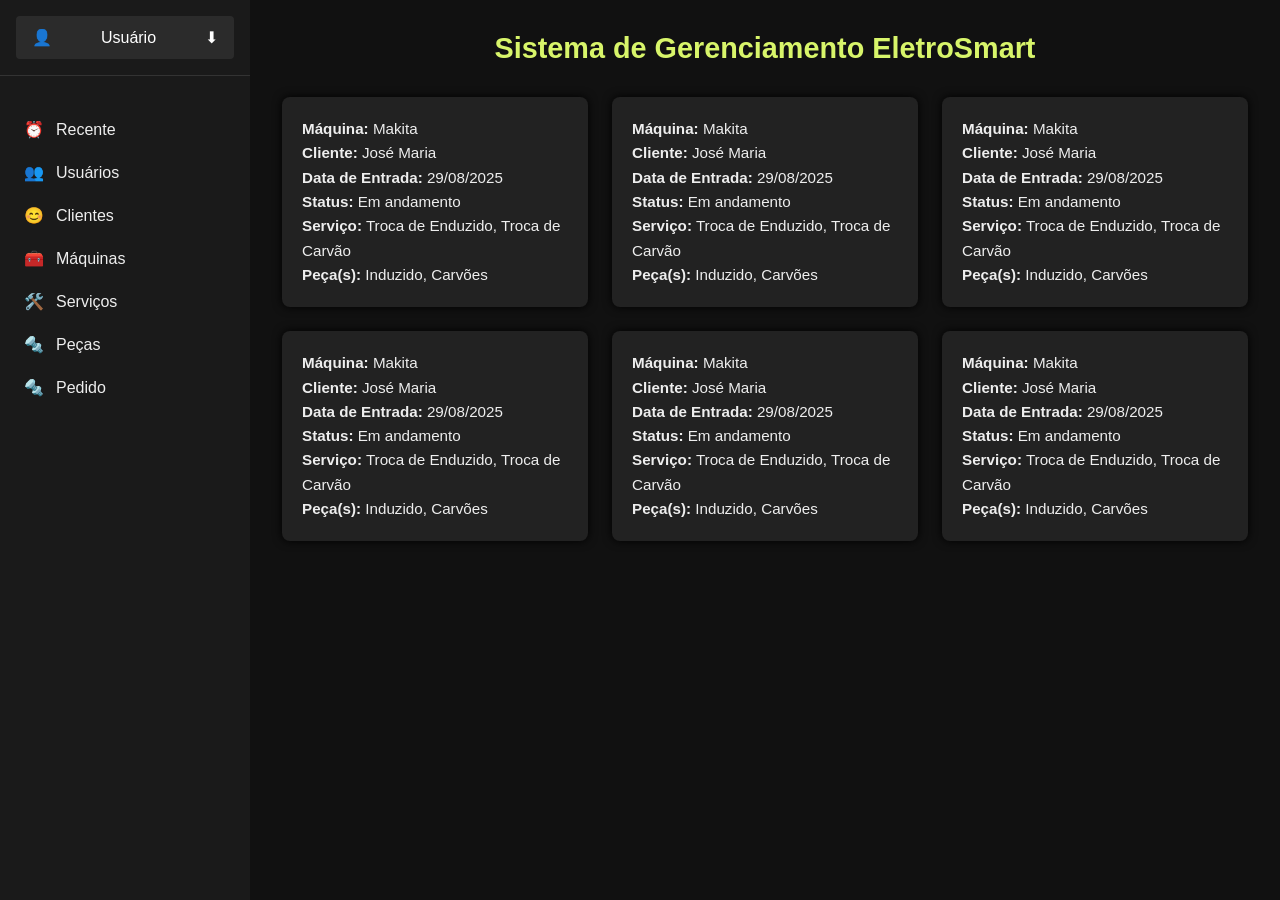
<file: index.html>
<!doctype html>
<html lang="pt-BR">
  <head>
    <meta charset="UTF-8" />
    <meta name="viewport" content="width=device-width, initial-scale=1.0" />
    <title>Sistema de Gerenciamento EletroSmart</title>
    <style>
      * {
        margin: 0;
        padding: 0;
        box-sizing: border-box;
      }

      body {
        font-family: "Segoe UI", sans-serif;
        background-color: #111;
        color: #eee;
        display: flex;
        height: 100vh;
      }

      .sidebar {
        width: 250px;
        background-color: #1a1a1a;
        display: flex;
        flex-direction: column;
        padding-top: 1rem;
      }

      .user-section {
        padding: 0 1rem 1rem;
        border-bottom: 1px solid #333;
      }

      .user-btn {
        width: 100%;
        background: #2b2b2b;
        color: #fff;
        border: none;
        padding: 0.75rem 1rem;
        border-radius: 4px;
        font-size: 1rem;
        display: flex;
        justify-content: space-between;
        align-items: center;
        cursor: pointer;
      }

      .user-btn:hover {
        background: #3a3a3a;
      }

      .menu {
        flex-grow: 1;
        margin-top: 2rem;
      }

      .menu ul {
        list-style: none;
      }

      /* --- ESTILO DO MENU CORRIGIDO --- */

      .menu li {
        /* A 'li' agora só cuida do fundo no hover */
        cursor: pointer;
        transition: background 0.3s;
      }

      .menu li:hover,
      .menu .active {
        background-color: #2b2b2b;
      }

      /* Estilos aplicados diretamente ao link <a> */
      .menu li a {
        padding: 0.75rem 1.5rem;
        font-size: 1rem;
        color: #eee; /* Cor do texto do link */
        text-decoration: none; /* Remove sublinhado */
        display: flex; /* Para alinhar ícone e texto */
        align-items: center;
        gap: 0.75rem;
      }

      /* Garante que o texto fique branco no hover também */
      .menu li:hover a,
      .menu .active a {
        color: #fff;
      }

      /* --- FIM DA CORREÇÃO --- */

      /* Main Content */
      .content {
        flex: 1;
        padding: 2rem;
        overflow-y: auto;
        background-color: #111;
      }

      .title {
        text-align: center;
        color: #d8f56a;
        font-size: 1.8rem;
        margin-bottom: 2rem;
      }

      /* Cards */
      .cards {
        display: grid;
        grid-template-columns: repeat(auto-fit, minmax(300px, 1fr));
        gap: 1.5rem;
      }

      .card {
        background-color: #222;
        padding: 1.25rem;
        border-radius: 8px;
        box-shadow: 0 0 10px #000;
        font-size: 0.95rem;
        line-height: 1.6;
      }
    </style>
  </head>
  <body>
    <aside class="sidebar">
      <div class="user-section">
        <button class="user-btn">
          <span class="icon">👤</span> Usuário <span class="arrow">⬇</span>
        </button>
      </div>

      <nav class="menu">
        <ul>
          <li>
            <a class="w-full" href="./index.html"
              ><span class="icon">⏰</span> Recente</a
            >
          </li>
          <li>
            <a class="w-full" href="./user/index.html"
              ><span class="icon">👥</span> Usuários</a
            >
          </li>
          <li>
            <a class="w-full" href="./customer/index.html"
              ><span class="icon">😊</span> Clientes</a
            >
          </li>
          <li>
            <a class="w-full" href="./machine/index.html"
              ><span class="icon">🧰</span> Máquinas</a
            >
          </li>
          <li>
            <a class="w-full" href="./task/index.html"
              ><span class="icon">🛠️</span> Serviços</a
            >
          </li>
          <li>
            <a class="w-full" href="./piece/peca.html"
              ><span class="icon">🔩</span> Peças</a
            >
          </li>
          <li>
            <a class="w-full" href="./order/pedidos.html"
              ><span class="icon">🔩</span> Pedido</a
            >
          </li>
        </ul>
      </nav>
    </aside>

    <main class="content">
      <h1 class="title">Sistema de Gerenciamento EletroSmart</h1>
      <section class="cards">
        <div class="card">
          <p><strong>Máquina:</strong> Makita</p>
          <p><strong>Cliente:</strong> José Maria</p>
          <p><strong>Data de Entrada:</strong> 29/08/2025</p>
          <p><strong>Status:</strong> Em andamento</p>
          <p><strong>Serviço:</strong> Troca de Enduzido, Troca de Carvão</p>
          <p><strong>Peça(s):</strong> Induzido, Carvões</p>
        </div>

        <div class="card">
          <p><strong>Máquina:</strong> Makita</p>
          <p><strong>Cliente:</strong> José Maria</p>
          <p><strong>Data de Entrada:</strong> 29/08/2025</p>
          <p><strong>Status:</strong> Em andamento</p>
          <p><strong>Serviço:</strong> Troca de Enduzido, Troca de Carvão</p>
          <p><strong>Peça(s):</strong> Induzido, Carvões</p>
        </div>

        <div class="card">
          <p><strong>Máquina:</strong> Makita</p>
          <p><strong>Cliente:</strong> José Maria</p>
          <p><strong>Data de Entrada:</strong> 29/08/2025</p>
          <p><strong>Status:</strong> Em andamento</p>
          <p><strong>Serviço:</strong> Troca de Enduzido, Troca de Carvão</p>
          <p><strong>Peça(s):</strong> Induzido, Carvões</p>
        </div>

        <div class="card">
          <p><strong>Máquina:</strong> Makita</p>
          <p><strong>Cliente:</strong> José Maria</p>
          <p><strong>Data de Entrada:</strong> 29/08/2025</p>
          <p><strong>Status:</strong> Em andamento</p>
          <p><strong>Serviço:</strong> Troca de Enduzido, Troca de Carvão</p>
          <p><strong>Peça(s):</strong> Induzido, Carvões</p>
        </div>

        <div class="card">
          <p><strong>Máquina:</strong> Makita</p>
          <p><strong>Cliente:</strong> José Maria</p>
          <p><strong>Data de Entrada:</strong> 29/08/2025</p>
          <p><strong>Status:</strong> Em andamento</p>
          <p><strong>Serviço:</strong> Troca de Enduzido, Troca de Carvão</p>
          <p><strong>Peça(s):</strong> Induzido, Carvões</p>
        </div>

        <div class="card">
          <p><strong>Máquina:</strong> Makita</p>
          <p><strong>Cliente:</strong> José Maria</p>
          <p><strong>Data de Entrada:</strong> 29/08/2025</p>
          <p><strong>Status:</strong> Em andamento</p>
          <p><strong>Serviço:</strong> Troca de Enduzido, Troca de Carvão</p>
          <p><strong>Peça(s):</strong> Induzido, Carvões</p>
        </div>
      </section>
    </main>
  </body>
</html>
</file>
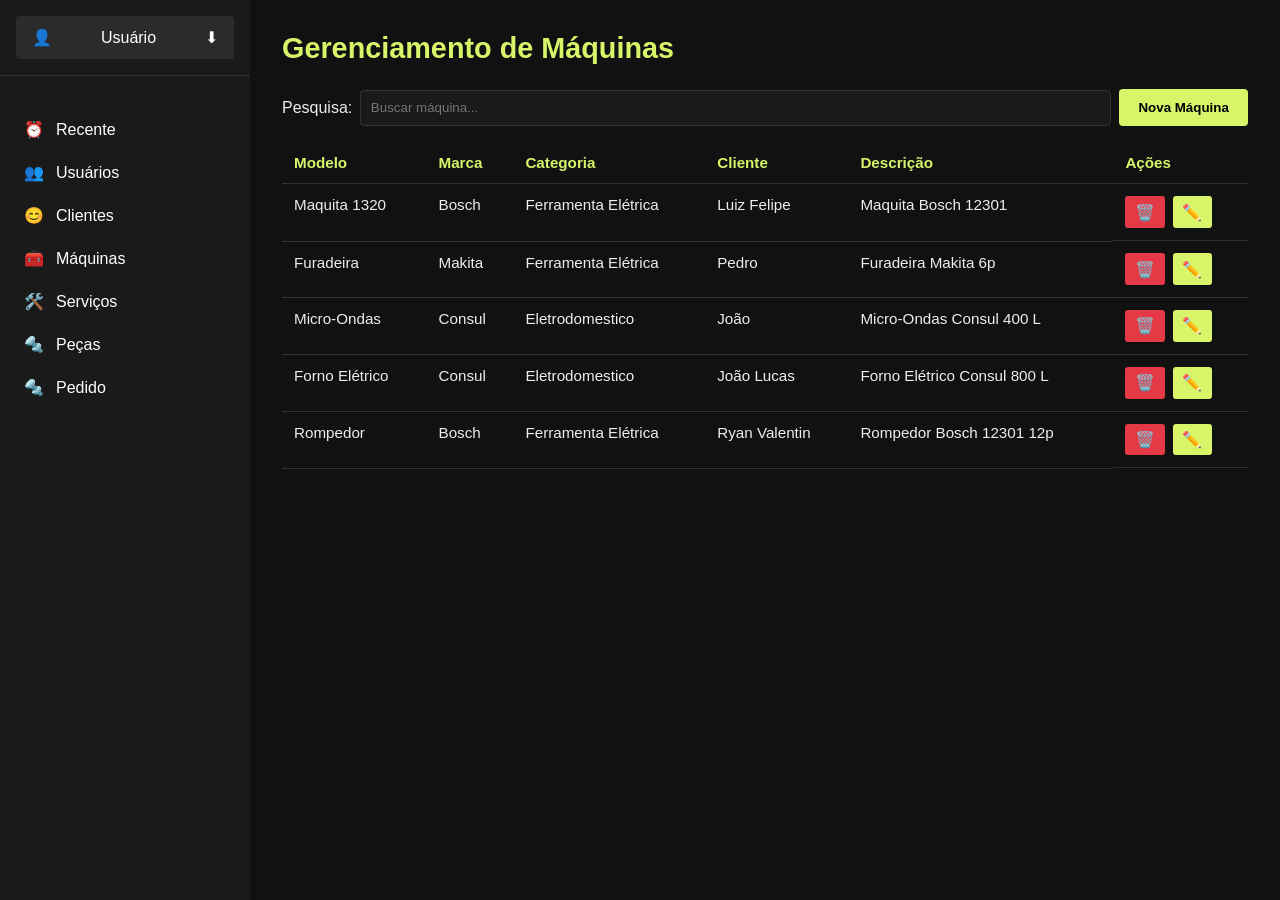
<file: machine/index.html>
<!doctype html>
<html lang="pt-BR">
  <head>
    <meta charset="UTF-8" />
    <meta name="viewport" content="width=device-width, initial-scale=1.0" />
    <title>Gerenciamento de Máquinas - EletroSmart</title>
    <style>
      * {
        margin: 0;
        padding: 0;
        box-sizing: border-box;
      }

      body {
        font-family: "Segoe UI", sans-serif;
        background-color: #111;
        color: #eee;
        display: flex;
        height: 100vh;
      }

      /* Sidebar */
      .sidebar {
        width: 250px;
        background-color: #1a1a1a;
        display: flex;
        flex-direction: column;
        padding-top: 1rem;
      }

      .user-section {
        padding: 0 1rem 1rem;
        border-bottom: 1px solid #333;
      }

      .user-btn {
        width: 100%;
        background: #2b2b2b;
        color: #fff;
        border: none;
        padding: 0.75rem 1rem;
        border-radius: 4px;
        font-size: 1rem;
        display: flex;
        justify-content: space-between;
        align-items: center;
        cursor: pointer;
      }

      .user-btn:hover {
        background: #3a3a3a;
      }

      .menu {
        flex-grow: 1;
        margin-top: 2rem;
      }

      .menu ul {
        list-style: none;
      }

      .menu li {
        cursor: pointer;
        transition: background 0.3s;
      }

      .menu li a {
        padding: 0.75rem 1.5rem;
        font-size: 1rem;
        color: #fff;
        text-decoration: none;
        display: flex;
        align-items: center;
        gap: 0.75rem;
      }

      .menu li:hover,
      .menu .active {
        background-color: #2b2b2b;
      }

      /* Main */
      .content {
        flex: 1;
        padding: 2rem;
        background-color: #111;
        overflow-y: auto;
      }

      .title {
        color: #d8f56a;
        font-size: 1.8rem;
        font-weight: bold;
        margin-bottom: 1.5rem;
      }

      .search-bar {
        display: flex;
        align-items: center;
        gap: 0.5rem;
        margin-bottom: 1rem;
      }

      .search-bar input {
        flex: 1;
        padding: 0.6rem;
        border-radius: 4px;
        border: 1px solid #333;
        background-color: #1a1a1a;
        color: #eee;
      }

      .new-btn {
        background-color: #d8f56a;
        color: #000;
        border: none;
        padding: 0.7rem 1.2rem;
        border-radius: 4px;
        font-weight: bold;
        cursor: pointer;
        transition: background 0.2s;
      }

      .new-btn:hover {
        background-color: #cbe75d;
      }

      table {
        width: 100%;
        border-collapse: collapse;
        margin-top: 1rem;
        font-size: 0.95rem;
      }

      th,
      td {
        padding: 0.75rem;
        text-align: left;
        border-bottom: 1px solid #333;
        vertical-align: top;
      }

      th {
        color: #d8f56a;
        font-weight: 600;
      }

      td {
        color: #eee;
      }

      .actions {
        display: flex;
        gap: 0.5rem;
      }

      .btn-del,
      .btn-edit {
        border: none;
        padding: 0.4rem 0.6rem;
        border-radius: 3px;
        cursor: pointer;
        font-size: 1rem;
      }

      .btn-del {
        background-color: #e63946;
        color: #fff;
      }

      .btn-edit {
        background-color: #d8f56a;
        color: #000;
      }

      .btn-del:hover {
        background-color: #c52834;
      }

      .btn-edit:hover {
        background-color: #cbe75d;
      }

      /* --- CSS DOS MODAIS --- */
      .modal-overlay {
        position: fixed;
        top: 0;
        left: 0;
        width: 100%;
        height: 100%;
        background-color: rgba(0, 0, 0, 0.7);
        display: none;
        justify-content: center;
        align-items: center;
        z-index: 1000;
        /* Nível base */
      }

      /* Modais de seleção ficam por cima (1010) */
      #modal-selecionar-cliente,
      #modal-selecionar-categoria {
        z-index: 1010;
      }

      .modal-content {
        background-color: #1f1f1f;
        padding: 2rem;
        border-radius: 8px;
        width: 90%;
        max-width: 450px;
        position: relative;
        box-shadow: 0 5px 15px rgba(0, 0, 0, 0.5);
      }

      .modal-close {
        position: absolute;
        top: 0.75rem;
        right: 1rem;
        font-size: 1.5rem;
        font-weight: bold;
        color: #d8f56a;
        cursor: pointer;
        background: none;
        border: none;
      }

      .modal-content h2 {
        font-size: 1.75rem;
        font-weight: bold;
        margin-bottom: 1.5rem;
        color: #fff;
      }

      .modal-form label {
        display: block;
        margin-bottom: 0.5rem;
        color: #ccc;
        font-size: 0.95rem;
      }

      .modal-form input,
      .modal-form textarea {
        width: 100%;
        padding: 0.75rem;
        border: 1px solid #333;
        background-color: #2b2b2b;
        color: #eee;
        border-radius: 4px;
        margin-bottom: 1rem;
        font-family: "Segoe UI", sans-serif;
      }

      .modal-form textarea {
        height: 100px;
        resize: vertical;
      }

      .modal-form .btn-submit {
        width: 100%;
        padding: 0.75rem;
        border: none;
        border-radius: 4px;
        background-color: #d8f56a;
        color: #000;
        font-weight: bold;
        font-size: 1rem;
        cursor: pointer;
        transition: background-color 0.2s;
      }

      .modal-form .btn-submit:hover {
        background-color: #cbe75d;
      }

      /* Container de Seleção (Genérico) */
      .selection-container {
        display: flex;
        flex-wrap: wrap;
        gap: 0.5rem;
        background-color: #2b2b2b;
        border: 1px solid #333;
        border-radius: 4px;
        padding: 0.5rem;
        cursor: pointer;
        min-height: 45px;
        margin-bottom: 1rem;
      }

      .selection-container .text-muted {
        color: #777;
        font-style: italic;
      }

      /* Chips (Genérico) */
      .chip {
        color: white;
        padding: 0.25rem 0.75rem;
        border-radius: 9999px;
        font-size: 0.85rem;
      }

      .chip-categoria {
        background-color: #7c3aed;
        /* Roxo */
      }

      .chip-cliente {
        background-color: #0284c7;
        /* Azul */
      }

      /* Modal de seleção (Genérico) */
      .selection-modal-list {
        list-style: none;
        max-height: 200px;
        overflow-y: auto;
        margin-top: 1rem;
        padding: 0;
      }

      .selection-modal-list li {
        display: flex;
        align-items: center;
        gap: 0.75rem;
        /* Mais espaço para radio */
        margin-bottom: 0.5rem;
        padding: 0.5rem;
        border-radius: 4px;
        cursor: pointer;
        transition: background 0.2s;
      }

      .selection-modal-list li:hover {
        background-color: #2b2b2b;
      }

      .selection-modal-list input[type="radio"] {
        accent-color: #d8f56a;
        transform: scale(1.2);
      }

      .selection-modal-list .btn-submit {
        background-color: #d8f56a;
        color: #000;
        padding: 0.5rem 1rem;
        border: none;
        border-radius: 4px;
        cursor: pointer;
        font-weight: bold;
      }

      /* Modal Deletar */
      .modal-delete-text {
        font-size: 1.1rem;
        margin-bottom: 1.5rem;
        color: #eee;
      }

      .modal-actions {
        display: flex;
        justify-content: flex-end;
        gap: 1rem;
      }

      .modal-actions button {
        border: none;
        border-radius: 4px;
        padding: 0.7rem 1.5rem;
        font-size: 1rem;
        font-weight: bold;
        cursor: pointer;
      }

      .btn-confirm-no {
        background-color: #e63946;
        color: #fff;
      }

      .btn-confirm-no:hover {
        background-color: #c52834;
      }

      .btn-confirm-yes {
        background-color: #d8f56a;
        color: #000;
      }

      .btn-confirm-yes:hover {
        background-color: #cbe75d;
      }

      #modal-selecionar-cliente .btn-submit,
      #modal-selecionar-categoria .btn-submit {
        background-color: #d8f56a;
        color: #000;
        padding: 0.5rem 1rem;
        border: none;
        border-radius: 4px;
        cursor: pointer;
        font-weight: bold;
        transition: background-color 0.2s;
      }

      #modal-selecionar-cliente .btn-submit:hover,
      #modal-selecionar-categoria .btn-submit:hover {
        background-color: #cbe75d;
      }
    </style>
  </head>

  <body>
    <aside class="sidebar">
      <div class="user-section">
        <button class="user-btn">
          <span class="icon">👤</span> Usuário <span class="arrow">⬇</span>
        </button>
      </div>

      <nav class="menu">
        <ul>
          <li>
            <a class="w-full" href="../index.html"
              ><span class="icon">⏰</span> Recente</a
            >
          </li>
          <li>
            <a class="w-full" href="../user/index.html"
              ><span class="icon">👥</span> Usuários</a
            >
          </li>
          <li>
            <a class="w-full" href="../customer/index.html"
              ><span class="icon">😊</span> Clientes</a
            >
          </li>
          <li>
            <a class="w-full" href="../machine/index.html"
              ><span class="icon">🧰</span> Máquinas</a
            >
          </li>
          <li>
            <a class="w-full" href="../task/index.html"
              ><span class="icon">🛠️</span> Serviços</a
            >
          </li>
          <li>
            <a class="w-full" href="../piece/peca.html"
              ><span class="icon">🔩</span> Peças</a
            >
          </li>
          <li>
            <a class="w-full" href="../order/pedidos.html"
              ><span class="icon">🔩</span> Pedido</a
            >
          </li>
        </ul>
      </nav>
    </aside>

    <main class="content">
      <h1 class="title">Gerenciamento de Máquinas</h1>

      <div class="search-bar">
        <label for="search">Pesquisa:</label>
        <input type="text" id="search" placeholder="Buscar máquina..." />
        <button class="new-btn" id="btn-nova-maquina">Nova Máquina</button>
      </div>

      <table>
        <thead>
          <tr>
            <th>Modelo</th>
            <th>Marca</th>
            <th>Categoria</th>
            <th>Cliente</th>
            <th>Descrição</th>
            <th>Ações</th>
          </tr>
        </thead>
        <tbody>
          <tr>
            <td>Maquita 1320</td>
            <td>Bosch</td>
            <td>Ferramenta Elétrica</td>
            <td>Luiz Felipe</td>
            <td>Maquita Bosch 12301</td>
            <td class="actions">
              <button class="btn-del">🗑️</button>
              <button class="btn-edit">✏️</button>
            </td>
          </tr>
          <tr>
            <td>Furadeira</td>
            <td>Makita</td>
            <td>Ferramenta Elétrica</td>
            <td>Pedro</td>
            <td>Furadeira Makita 6p</td>
            <td class="actions">
              <button class="btn-del">🗑️</button>
              <button class="btn-edit">✏️</button>
            </td>
          </tr>
          <tr>
            <td>Micro-Ondas</td>
            <td>Consul</td>
            <td>Eletrodomestico</td>
            <td>João</td>
            <td>Micro-Ondas Consul 400 L</td>
            <td class="actions">
              <button class="btn-del">🗑️</button>
              <button class="btn-edit">✏️</button>
            </td>
          </tr>
          <tr>
            <td>Forno Elétrico</td>
            <td>Consul</td>
            <td>Eletrodomestico</td>
            <td>João Lucas</td>
            <td>Forno Elétrico Consul 800 L</td>
            <td class="actions">
              <button class="btn-del">🗑️</button>
              <button class="btn-edit">✏️</button>
            </td>
          </tr>
          <tr>
            <td>Rompedor</td>
            <td>Bosch</td>
            <td>Ferramenta Elétrica</td>
            <td>Ryan Valentin</td>
            <td>Rompedor Bosch 12301 12p</td>
            <td class="actions">
              <button class="btn-del">🗑️</button>
              <button class="btn-edit">✏️</button>
            </td>
          </tr>
        </tbody>
      </table>
    </main>

    <div id="modal-criar" class="modal-overlay">
      <div class="modal-content">
        <button class="modal-close">×</button>
        <h2>Criar Máquina</h2>
        <form class="modal-form">
          <label for="criar-modelo">Modelo:</label>
          <input type="text" id="criar-modelo" />

          <label for="criar-marca">Marca:</label>
          <input type="text" id="criar-marca" />

          <label for="criar-categoria-container">Categoria:</label>
          <div id="criar-categoria-container" class="selection-container">
            <span class="text-muted">Selecionar categoria...</span>
          </div>

          <label for="criar-cliente-container">Cliente:</label>
          <div id="criar-cliente-container" class="selection-container">
            <span class="text-muted">Selecionar cliente...</span>
          </div>

          <label for="criar-desc-maquina">Descrição:</label>
          <textarea id="criar-desc-maquina"></textarea>

          <button type="submit" class="btn-submit">Criar</button>
        </form>
      </div>
    </div>

    <div id="modal-editar" class="modal-overlay">
      <div class="modal-content">
        <button class="modal-close">×</button>
        <h2>Editar Máquina</h2>
        <form class="modal-form">
          <label for="editar-modelo">Modelo:</label>
          <input type="text" id="editar-modelo" />

          <label for="editar-marca">Marca:</label>
          <input type="text" id="editar-marca" />

          <label for="editar-categoria-container">Categoria:</label>
          <div id="editar-categoria-container" class="selection-container">
            <span class="text-muted">Selecionar categoria...</span>
          </div>

          <label for="editar-cliente-container">Cliente:</label>
          <div id="editar-cliente-container" class="selection-container">
            <span class="text-muted">Selecionar cliente...</span>
          </div>

          <label for="editar-desc-maquina">Descrição:</label>
          <textarea id="editar-desc-maquina"></textarea>

          <button type="submit" class="btn-submit">Salvar Alterações</button>
        </form>
      </div>
    </div>

    <div id="modal-deletar" class="modal-overlay">
      <div class="modal-content">
        <button class="modal-close">×</button>
        <h2>Deletar Máquina</h2>
        <p class="modal-delete-text">Deseja realmente excluir esta máquina?</p>
        <div class="modal-actions">
          <button class="btn-confirm-no">Não</button>
          <button class="btn-confirm-yes">Sim</button>
        </div>
      </div>
    </div>

    <div id="modal-selecionar-cliente" class="modal-overlay">
      <div class="modal-content">
        <button class="modal-close">×</button>
        <h2>Selecionar Cliente</h2>
        <input
          type="text"
          id="search-cliente"
          placeholder="Buscar cliente..."
          style="
            width: 100%;
            padding: 0.5rem;
            background: #2b2b2b;
            color: #eee;
            border: 1px solid #333;
            border-radius: 4px;
          "
        />

        <ul id="clienteList" class="selection-modal-list">
          <li>
            <input type="radio" name="cliente" value="Luiz Felipe" /> Luiz
            Felipe
          </li>
          <li><input type="radio" name="cliente" value="Pedro" /> Pedro</li>
          <li><input type="radio" name="cliente" value="João" /> João</li>
          <li>
            <input type="radio" name="cliente" value="João Lucas" /> João Lucas
          </li>
          <li>
            <input type="radio" name="cliente" value="Ryan Valentin" /> Ryan
            Valentin
          </li>
        </ul>

        <div style="text-align: right; margin-top: 1rem">
          <button id="btn-confirmar-cliente" class="btn-submit">
            Confirmar
          </button>
        </div>
      </div>
    </div>

    <div id="modal-selecionar-categoria" class="modal-overlay">
      <div class="modal-content">
        <button class="modal-close">×</button>
        <h2>Selecionar Categoria</h2>
        <input
          type="text"
          id="search-categoria"
          placeholder="Buscar categoria..."
          style="
            width: 100%;
            padding: 0.5rem;
            background: #2b2b2b;
            color: #eee;
            border: 1px solid #333;
            border-radius: 4px;
          "
        />

        <ul id="categoriaList" class="selection-modal-list">
          <li>
            <input type="radio" name="categoria" value="Ferramenta Elétrica" />
            Ferramenta Elétrica
          </li>
          <li>
            <input type="radio" name="categoria" value="Eletrodomestico" />
            Eletrodomestico
          </li>
          <li>
            <input type="radio" name="categoria" value="Linha Branca" /> Linha
            Branca
          </li>
        </ul>

        <div style="text-align: right; margin-top: 1rem">
          <button id="btn-confirmar-categoria" class="btn-submit">
            Confirmar
          </button>
        </div>
      </div>
    </div>

    <script>
      // --- Funções Genéricas de Modal ---
      const openModal = (id) =>
        (document.getElementById(id).style.display = "flex");
      const closeModal = (id) =>
        (document.getElementById(id).style.display = "none");

      document.addEventListener("DOMContentLoaded", () => {
        // --- Seletores Globais ---
        const modalCriar = document.getElementById("modal-criar");
        const modalEditar = document.getElementById("modal-editar");
        const modalDeletar = document.getElementById("modal-deletar");
        const modalCliente = document.getElementById(
          "modal-selecionar-cliente",
        );
        const modalCategoria = document.getElementById(
          "modal-selecionar-categoria",
        );

        // --- Fechamento Genérico de Modais ---
        document.querySelectorAll(".modal-close").forEach((btn) => {
          btn.addEventListener("click", () =>
            closeModal(btn.closest(".modal-overlay").id),
          );
        });

        window.addEventListener("click", (e) => {
          if (e.target.classList.contains("modal-overlay")) {
            e.target.style.display = "none";
          }
        });

        // --- Abrir Modal de Criação ---
        document
          .getElementById("btn-nova-maquina")
          .addEventListener("click", () => openModal("modal-criar"));

        // --- Lógica de Ações da Tabela (Editar e Deletar) ---
        const btnsEditar = document.querySelectorAll("table .btn-edit");
        const btnsDeletar = document.querySelectorAll("table .btn-del");

        // Deletar
        btnsDeletar.forEach((btn) => {
          btn.addEventListener("click", () => {
            openModal("modal-deletar");
          });
        });

        // Fechar modal de deletar ao clicar em "Não"
        document
          .querySelector("#modal-deletar .btn-confirm-no")
          .addEventListener("click", () => closeModal("modal-deletar"));

        // Helper para criar chips
        const createChip = (text, type) => {
          const chip = document.createElement("span");
          chip.className = `chip chip-${type}`; // ex: chip chip-cliente
          chip.textContent = text;
          return chip;
        };

        // Helper para popular container
        const populateSelectionContainer = (container, text, type) => {
          container.innerHTML = ""; // Limpa
          if (text) {
            container.appendChild(createChip(text, type));
          } else {
            container.innerHTML = `<span class="text-muted">Selecionar ${type}...</span>`;
          }
        };

        // Editar
        btnsEditar.forEach((btn) => {
          btn.addEventListener("click", () => {
            const row = btn.closest("tr");
            const cells = row.querySelectorAll("td");

            // Pegar dados da tabela
            const modelo = cells[0].textContent;
            const marca = cells[1].textContent;
            const categoria = cells[2].textContent;
            const cliente = cells[3].textContent;
            const desc = cells[4].textContent;

            // Preencher campos de texto
            document.getElementById("editar-modelo").value = modelo;
            document.getElementById("editar-marca").value = marca;
            document.getElementById("editar-desc-maquina").value = desc;

            // Preencher containers de seleção
            populateSelectionContainer(
              document.getElementById("editar-categoria-container"),
              categoria,
              "categoria",
            );
            populateSelectionContainer(
              document.getElementById("editar-cliente-container"),
              cliente,
              "cliente",
            );

            openModal("modal-editar");
          });
        });

        // --- Lógica de Seleção (Cliente e Categoria) ---
        let currentSelectionContainer = null; // Guarda qual div (ex: #criar-cliente-container) abriu o modal

        // Lógica Genérica para abrir modal de seleção
        const openSelectionModal = (modalId, containerElement, radioName) => {
          currentSelectionContainer = containerElement; // Armazena quem chamou
          const currentChip = containerElement.querySelector(".chip");
          const currentValue = currentChip ? currentChip.textContent : null;

          // Pre-selecionar o radio button
          const radios = document.querySelectorAll(
            `input[name="${radioName}"]`,
          );
          radios.forEach((radio) => {
            radio.checked = radio.value === currentValue;
          });

          openModal(modalId);
        };

        // Lógica Genérica para confirmar seleção
        const confirmSelection = (modalId, radioName, type) => {
          const selectedRadio = document.querySelector(
            `input[name="${radioName}"]:checked`,
          );
          if (selectedRadio && currentSelectionContainer) {
            populateSelectionContainer(
              currentSelectionContainer,
              selectedRadio.value,
              type,
            );
          }
          closeModal(modalId);
          currentSelectionContainer = null;
        };

        // Lógica Genérica para filtrar listas
        const filterList = (inputId, listId) => {
          const input = document.getElementById(inputId).value.toLowerCase();
          const items = document.querySelectorAll(`#${listId} li`);
          items.forEach((li) => {
            const text = li.textContent.toLowerCase();
            li.style.display = text.includes(input) ? "flex" : "none";
          });
        };

        // --- Adiciona os Event Listeners ---

        // 1. Listeners para abrir os modais de seleção
        document
          .getElementById("criar-categoria-container")
          .addEventListener("click", () =>
            openSelectionModal(
              "modal-selecionar-categoria",
              document.getElementById("criar-categoria-container"),
              "categoria",
            ),
          );
        document
          .getElementById("criar-cliente-container")
          .addEventListener("click", () =>
            openSelectionModal(
              "modal-selecionar-cliente",
              document.getElementById("criar-cliente-container"),
              "cliente",
            ),
          );
        document
          .getElementById("editar-categoria-container")
          .addEventListener("click", () =>
            openSelectionModal(
              "modal-selecionar-categoria",
              document.getElementById("editar-categoria-container"),
              "categoria",
            ),
          );
        document
          .getElementById("editar-cliente-container")
          .addEventListener("click", () =>
            openSelectionModal(
              "modal-selecionar-cliente",
              document.getElementById("editar-cliente-container"),
              "cliente",
            ),
          );

        // 2. Listeners para confirmar seleção
        document
          .getElementById("btn-confirmar-cliente")
          .addEventListener("click", () =>
            confirmSelection("modal-selecionar-cliente", "cliente", "cliente"),
          );
        document
          .getElementById("btn-confirmar-categoria")
          .addEventListener("click", () =>
            confirmSelection(
              "modal-selecionar-categoria",
              "categoria",
              "categoria",
            ),
          );

        // 3. Listeners para filtros de busca
        document
          .getElementById("search-cliente")
          .addEventListener("keyup", () =>
            filterList("search-cliente", "clienteList"),
          );
        document
          .getElementById("search-categoria")
          .addEventListener("keyup", () =>
            filterList("search-categoria", "categoriaList"),
          );
      });
    </script>
  </body>
</html>
</file>
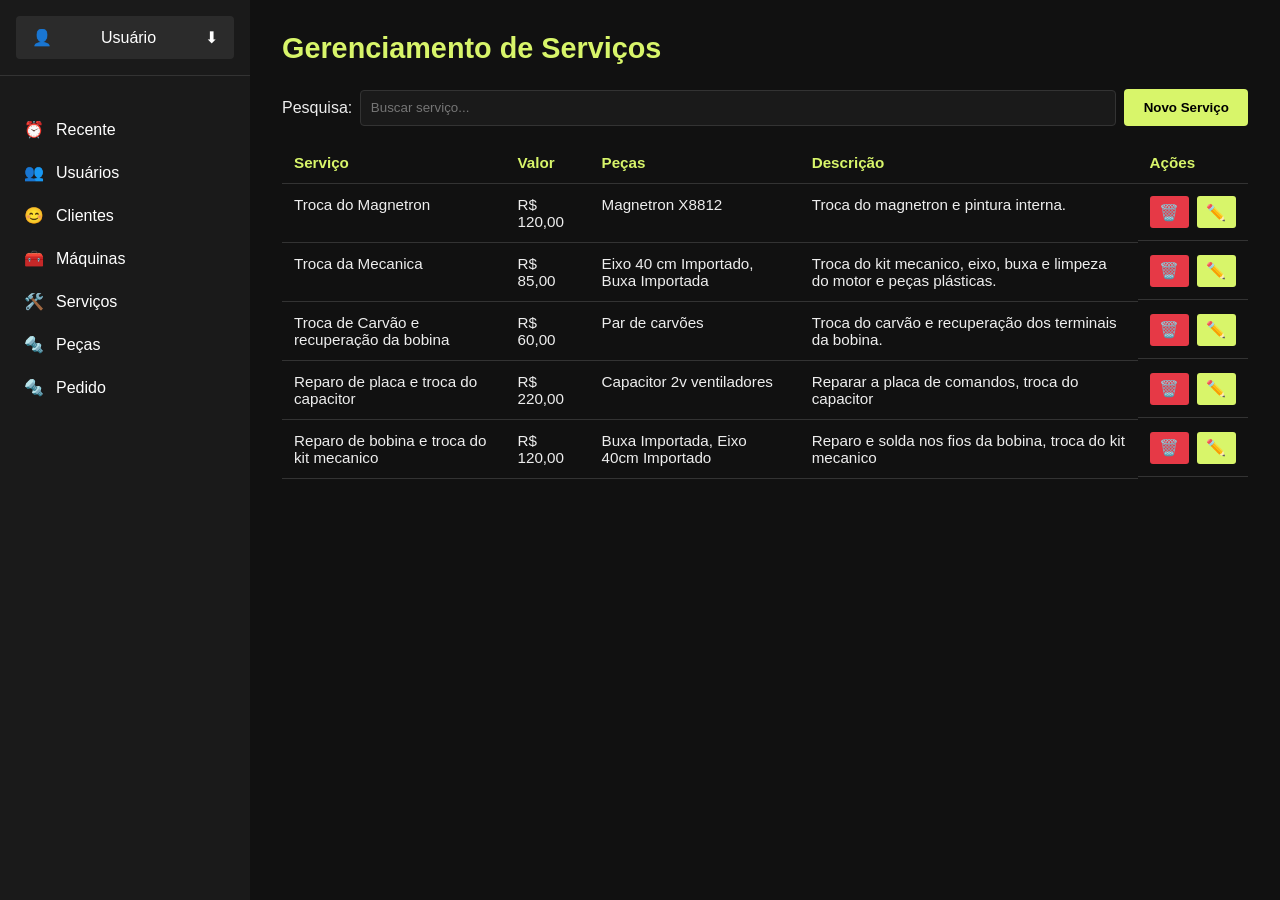
<file: task/index.html>
<!doctype html>
<html lang="pt-BR">
  <head>
    <meta charset="UTF-8" />
    <meta name="viewport" content="width=device-width, initial-scale=1.0" />
    <title>Gerenciamento de Serviços - EletroSmart</title>
    <style>
      * {
        margin: 0;
        padding: 0;
        box-sizing: border-box;
      }

      body {
        font-family: "Segoe UI", sans-serif;
        background-color: #111;
        color: #eee;
        display: flex;
        height: 100vh;
      }

      /* Sidebar */
      .sidebar {
        width: 250px;
        background-color: #1a1a1a;
        display: flex;
        flex-direction: column;
        padding-top: 1rem;
      }

      .user-section {
        padding: 0 1rem 1rem;
        border-bottom: 1px solid #333;
      }

      .user-btn {
        width: 100%;
        background: #2b2b2b;
        color: #fff;
        border: none;
        padding: 0.75rem 1rem;
        border-radius: 4px;
        font-size: 1rem;
        display: flex;
        justify-content: space-between;
        align-items: center;
        cursor: pointer;
      }

      .user-btn:hover {
        background: #3a3a3a;
      }

      .menu {
        flex-grow: 1;
        margin-top: 2rem;
      }

      .menu ul {
        list-style: none;
      }

      .menu li {
        cursor: pointer;
        transition: background 0.3s;
      }

      .menu li a {
        padding: 0.75rem 1.5rem;
        font-size: 1rem;
        color: #fff;
        text-decoration: none;
        display: flex;
        align-items: center;
        gap: 0.75rem;
      }

      .menu li:hover,
      .menu .active {
        background-color: #2b2b2b;
      }

      /* Main */
      .content {
        flex: 1;
        padding: 2rem;
        background-color: #111;
        overflow-y: auto;
      }

      .title {
        color: #d8f56a;
        font-size: 1.8rem;
        font-weight: bold;
        margin-bottom: 1.5rem;
      }

      .search-bar {
        display: flex;
        align-items: center;
        gap: 0.5rem;
        margin-bottom: 1rem;
      }

      .search-bar input {
        flex: 1;
        padding: 0.6rem;
        border-radius: 4px;
        border: 1px solid #333;
        background-color: #1a1a1a;
        color: #eee;
      }

      .new-btn {
        background-color: #d8f56a;
        color: #000;
        border: none;
        padding: 0.7rem 1.2rem;
        border-radius: 4px;
        font-weight: bold;
        cursor: pointer;
        transition: background 0.2s;
      }

      .new-btn:hover {
        background-color: #cbe75d;
      }

      table {
        width: 100%;
        border-collapse: collapse;
        margin-top: 1rem;
        font-size: 0.95rem;
      }

      th,
      td {
        padding: 0.75rem;
        text-align: left;
        border-bottom: 1px solid #333;
        vertical-align: top;
      }

      th {
        color: #d8f56a;
        font-weight: 600;
      }

      td {
        color: #eee;
      }

      .actions {
        display: flex;
        gap: 0.5rem;
      }

      .btn-del,
      .btn-edit {
        border: none;
        padding: 0.4rem 0.6rem;
        border-radius: 3px;
        cursor: pointer;
        font-size: 1rem;
      }

      .btn-del {
        background-color: #e63946;
        color: #fff;
      }

      .btn-edit {
        background-color: #d8f56a;
        color: #000;
      }

      .btn-del:hover {
        background-color: #c52834;
      }

      .btn-edit:hover {
        background-color: #cbe75d;
      }

      .pagination {
        margin-top: 1rem;
        text-align: right;
        font-size: 0.9rem;
        color: #a0a0a0;
      }

      /* Modais */
      .modal-overlay {
        position: fixed;
        top: 0;
        left: 0;
        width: 100%;
        height: 100%;
        background-color: rgba(0, 0, 0, 0.7);
        display: none;
        justify-content: center;
        align-items: center;
        z-index: 1000;
      }
      #modal-pecas {
        z-index: 1010;
      }

      .modal-content {
        background-color: #1f1f1f;
      }

      .modal-content {
        background-color: #1f1f1f;
        padding: 2rem;
        border-radius: 8px;
        width: 90%;
        max-width: 450px;
        position: relative;
        box-shadow: 0 5px 15px rgba(0, 0, 0, 0.5);
      }

      .modal-close {
        position: absolute;
        top: 0.75rem;
        right: 1rem;
        font-size: 1.5rem;
        font-weight: bold;
        color: #d8f56a;
        cursor: pointer;
        background: none;
        border: none;
      }

      .modal-content h2 {
        font-size: 1.75rem;
        font-weight: bold;
        margin-bottom: 1.5rem;
        color: #fff;
      }

      .modal-form label {
        display: block;
        margin-bottom: 0.5rem;
        color: #ccc;
        font-size: 0.95rem;
      }

      .modal-form input,
      .modal-form textarea {
        width: 100%;
        padding: 0.75rem;
        border: 1px solid #333;
        background-color: #2b2b2b;
        color: #eee;
        border-radius: 4px;
        margin-bottom: 1rem;
        font-family: "Segoe UI", sans-serif;
      }

      .modal-form textarea {
        height: 100px;
        resize: vertical;
      }

      .modal-form .btn-submit {
        width: 100%;
        padding: 0.75rem;
        border: none;
        border-radius: 4px;
        background-color: #d8f56a;
        color: #000;
        font-weight: bold;
        font-size: 1rem;
        cursor: pointer;
        transition: background-color 0.2s;
      }

      .modal-form .btn-submit:hover {
        background-color: #cbe75d;
      }

      /* Peças selecionadas */
      .selected-pieces {
        display: flex;
        flex-wrap: wrap;
        gap: 0.5rem;
        background-color: #2b2b2b;
        border: 1px solid #333;
        border-radius: 4px;
        padding: 0.5rem;
        cursor: pointer;
        min-height: 45px;
        margin-bottom: 1rem;
        /* Adicionado para espaçar */
      }

      .piece-chip {
        background-color: #7c3aed;
        color: white;
        padding: 0.25rem 0.75rem;
        border-radius: 9999px;
        font-size: 0.85rem;
      }

      /* Estilo para o placeholder */
      .selected-pieces .text-muted {
        color: #777;
        font-style: italic;
      }

      /* Modal de seleção de peças */
      #modal-pecas .modal-content {
        max-width: 500px;
      }

      #modal-pecas ul {
        list-style: none;
        max-height: 200px;
        overflow-y: auto;
        margin-top: 1rem;
        padding: 0;
        /* Removido padding padrão */
      }

      #modal-pecas li {
        display: flex;
        align-items: center;
        gap: 0.5rem;
        margin-bottom: 0.5rem;
        padding: 0.25rem;
        /* Adicionado padding */
      }

      #modal-pecas input[type="checkbox"] {
        accent-color: #d8f56a;
        transform: scale(1.2);
      }

      #modal-pecas .btn-submit {
        background-color: #d8f56a;
        color: #000;
        padding: 0.5rem 1rem;
        border: none;
        border-radius: 4px;
        cursor: pointer;
        font-weight: bold;
      }

      #modal-pecas .btn-submit:hover {
        background-color: #cbe75d;
      }

      /* --- CSS ADICIONADO PARA MODAL DELETAR --- */
      .modal-delete-text {
        font-size: 1.1rem;
        margin-bottom: 1.5rem;
        color: #eee;
      }

      .modal-actions {
        display: flex;
        justify-content: flex-end;
        gap: 1rem;
      }

      .modal-actions button {
        border: none;
        border-radius: 4px;
        padding: 0.7rem 1.5rem;
        font-size: 1rem;
        font-weight: bold;
        cursor: pointer;
      }

      .btn-confirm-no {
        background-color: #e63946;
        color: #fff;
      }

      .btn-confirm-no:hover {
        background-color: #c52834;
      }

      .btn-confirm-yes {
        background-color: #d8f56a;
        color: #000;
      }

      .btn-confirm-yes:hover {
        background-color: #cbe75d;
      }

      /* --- FIM DO CSS ADICIONADO --- */
    </style>
  </head>

  <body>
    <aside class="sidebar">
      <div class="user-section">
        <button class="user-btn">
          <span class="icon">👤</span> Usuário <span class="arrow">⬇</span>
        </button>
      </div>

      <nav class="menu">
        <ul>
          <li>
            <a class="w-full" href="../index.html"
              ><span class="icon">⏰</span> Recente</a
            >
          </li>
          <li>
            <a class="w-full" href="../user/index.html"
              ><span class="icon">👥</span> Usuários</a
            >
          </li>
          <li>
            <a class="w-full" href="../customer/index.html"
              ><span class="icon">😊</span> Clientes</a
            >
          </li>
          <li>
            <a class="w-full" href="../machine/index.html"
              ><span class="icon">🧰</span> Máquinas</a
            >
          </li>
          <li>
            <a class="w-full" href="../task/index.html"
              ><span class="icon">🛠️</span> Serviços</a
            >
          </li>
          <li>
            <a class="w-full" href="../piece/peca.html"
              ><span class="icon">🔩</span> Peças</a
            >
          </li>
          <li>
            <a class="w-full" href="../order/pedidos.html"
              ><span class="icon">🔩</span> Pedido</a
            >
          </li>
        </ul>
      </nav>
    </aside>

    <main class="content">
      <h1 class="title">Gerenciamento de Serviços</h1>

      <div class="search-bar">
        <label for="search">Pesquisa:</label>
        <input type="text" id="search" placeholder="Buscar serviço..." />
        <button class="new-btn" id="btn-novo-servico">Novo Serviço</button>
      </div>

      <table>
        <thead>
          <tr>
            <th>Serviço</th>
            <th>Valor</th>
            <th>Peças</th>
            <th>Descrição</th>
            <th>Ações</th>
          </tr>
        </thead>
        <tbody>
          <tr>
            <td>Troca do Magnetron</td>
            <td>R$ 120,00</td>
            <td>Magnetron X8812</td>
            <td>Troca do magnetron e pintura interna.</td>
            <td class="actions">
              <button class="btn-del">🗑️</button>
              <button class="btn-edit">✏️</button>
            </td>
          </tr>
          <tr>
            <td>Troca da Mecanica</td>
            <td>R$ 85,00</td>
            <td>Eixo 40 cm Importado, Buxa Importada</td>
            <td>
              Troca do kit mecanico, eixo, buxa e limpeza do motor e peças
              plásticas.
            </td>
            <td class="actions">
              <button class="btn-del">🗑️</button>
              <button class="btn-edit">✏️</button>
            </td>
          </tr>
          <tr>
            <td>Troca de Carvão e recuperação da bobina</td>
            <td>R$ 60,00</td>
            <td>Par de carvões</td>
            <td>Troca do carvão e recuperação dos terminais da bobina.</td>
            <td class="actions">
              <button class="btn-del">🗑️</button>
              <button class="btn-edit">✏️</button>
            </td>
          </tr>
          <tr>
            <td>Reparo de placa e troca do capacitor</td>
            <td>R$ 220,00</td>
            <td>Capacitor 2v ventiladores</td>
            <td>Reparar a placa de comandos, troca do capacitor</td>
            <td class="actions">
              <button class="btn-del">🗑️</button>
              <button class="btn-edit">✏️</button>
            </td>
          </tr>
          <tr>
            <td>Reparo de bobina e troca do kit mecanico</td>
            <td>R$ 120,00</td>
            <td>Buxa Importada, Eixo 40cm Importado</td>
            <td>Reparo e solda nos fios da bobina, troca do kit mecanico</td>
            <td class="actions">
              <button class="btn-del">🗑️</button>
              <button class="btn-edit">✏️</button>
            </td>
          </tr>
        </tbody>
      </table>
    </main>

    <div id="modal-criar" class="modal-overlay">
      <div class="modal-content">
        <button class="modal-close">×</button>
        <h2>Criar Serviço</h2>
        <form class="modal-form">
          <label for="criar-nome">Nome do Serviço:</label>
          <input type="text" id="criar-nome" />

          <label for="criar-preco">Preço:</label>
          <input type="text" id="criar-preco" />

          <label for="selectedPiecesContainer">Peças associadas:</label>
          <div id="selectedPiecesContainer" class="selected-pieces">
            <span class="text-muted">Selecionar peças...</span>
          </div>

          <label for="criar-desc">Descrição:</label>
          <textarea id="criar-desc"></textarea>

          <button type="submit" class="btn-submit">Criar</button>
        </form>
      </div>
    </div>

    <div id="modal-pecas" class="modal-overlay">
      <div class="modal-content">
        <button class="modal-close">×</button>
        <h2>Selecionar Peças</h2>

        <input
          type="text"
          id="searchPieces"
          placeholder="Buscar peça..."
          style="
            width: 100%;
            padding: 0.5rem;
            background: #2b2b2b;
            color: #eee;
            border: 1px solid #333;
            border-radius: 4px;
          "
        />

        <ul id="piecesList">
          <li>
            <input type="checkbox" value="Capacitor 2v ventiladores" />
            Capacitor 2v ventiladores
          </li>
          <li>
            <input type="checkbox" value="Bobina 40 cm Arno" /> Bobina 40 cm
            Arno
          </li>
          <li>
            <input type="checkbox" value="Buxa Importada" /> Buxa Importada
          </li>
          <li>
            <input type="checkbox" value="Eixo 40cm Importado" />
            Eixo 40cm Importado
          </li>
          <li>
            <input type="checkbox" value="Magnetron X8812" /> Magnetron X8812
          </li>
          <li>
            <input type="checkbox" value="Par de carvões" /> Par de carvões
          </li>
        </ul>

        <div style="text-align: right; margin-top: 1rem">
          <button id="btn-confirmar-pecas" class="btn-submit">Confirmar</button>
        </div>
      </div>
    </div>

    <div id="modal-editar" class="modal-overlay">
      <div class="modal-content">
        <button class="modal-close">×</button>
        <h2>Editar Serviço</h2>
        <form class="modal-form">
          <label>Nome:</label>
          <input type="text" id="editar-nome" />
          <label>Preço:</label>
          <input type="text" id="editar-preco" />
          <label>Peças associadas:</label>
          <div id="editar-pecas" class="selected-pieces">
            <span class="text-muted">Selecionar peças...</span>
          </div>
          <label>Descrição:</label>
          <textarea id="editar-desc"></textarea>
          <button type="submit" class="btn-submit">Salvar Alterações</button>
        </form>
      </div>
    </div>

    <div id="modal-deletar" class="modal-overlay">
      <div class="modal-content">
        <button class="modal-close">×</button>
        <h2>Deletar Serviço</h2>
        <p class="modal-delete-text">Deseja realmente excluir este serviço?</p>
        <div class="modal-actions">
          <button class="btn-confirm-no">Não</button>
          <button class="btn-confirm-yes">Sim</button>
        </div>
      </div>
    </div>

    <script>
      // --- Funções Genéricas de Modal ---
      const openModal = (id) =>
        (document.getElementById(id).style.display = "flex");
      const closeModal = (id) =>
        (document.getElementById(id).style.display = "none");

      document.addEventListener("DOMContentLoaded", () => {
        // --- Seletores Globais ---
        const modalCriar = document.getElementById("modal-criar");
        const modalEditar = document.getElementById("modal-editar");
        const modalDeletar = document.getElementById("modal-deletar");
        const modalPecas = document.getElementById("modal-pecas");

        // --- Fechamento Genérico de Modais ---
        document.querySelectorAll(".modal-close").forEach((btn) => {
          btn.addEventListener("click", () =>
            closeModal(btn.closest(".modal-overlay").id),
          );
        });

        window.addEventListener("click", (e) => {
          if (e.target.classList.contains("modal-overlay")) {
            e.target.style.display = "none";
          }
        });

        // --- Abrir Modal de Criação ---
        document
          .getElementById("btn-novo-servico")
          .addEventListener("click", () => openModal("modal-criar"));

        // --- Lógica de Ações da Tabela (Editar e Deletar) ---
        const btnsEditar = document.querySelectorAll("table .btn-edit");
        const btnsDeletar = document.querySelectorAll("table .btn-del");

        // Deletar
        btnsDeletar.forEach((btn) => {
          btn.addEventListener("click", () => {
            // No futuro, você pode guardar o ID do item aqui
            openModal("modal-deletar");
          });
        });

        // Fechar modal de deletar ao clicar em "Não"
        document
          .querySelector("#modal-deletar .btn-confirm-no")
          .addEventListener("click", () => closeModal("modal-deletar"));

        // Editar
        btnsEditar.forEach((btn) => {
          btn.addEventListener("click", () => {
            // 1. Encontrar a linha (tr) mais próxima do botão clicado
            const row = btn.closest("tr");

            // 2. Pegar os dados das células (td) daquela linha
            const cells = row.querySelectorAll("td");
            const nome = cells[0].textContent;
            const preco = cells[1].textContent;
            const pecasStr = cells[2].textContent;
            const desc = cells[3].textContent;

            // 3. Preencher os campos do modal de edição
            document.getElementById("editar-nome").value = nome;
            document.getElementById("editar-preco").value = preco;
            document.getElementById("editar-desc").value = desc;

            // 4. Preencher as peças (div#editar-pecas)
            const pecasContainer = document.getElementById("editar-pecas");
            pecasContainer.innerHTML = ""; // Limpa antes de adicionar

            if (pecasStr.trim()) {
              const pecasArray = pecasStr.split(",").map((p) => p.trim());
              pecasArray.forEach((pecaNome) => {
                const chip = document.createElement("span");
                chip.className = "piece-chip";
                chip.textContent = pecaNome;
                pecasContainer.appendChild(chip);
              });
            } else {
              pecasContainer.innerHTML =
                '<span class="text-muted">Selecionar peças...</span>';
            }

            // 5. Abrir o modal
            openModal("modal-editar");
          });
        });

        // --- Lógica do Modal de Peças (Refatorado) ---

        let currentPiecesContainer = null; // Guarda qual container (criar ou editar) abriu o modal
        const piecesCheckboxes = document.querySelectorAll(
          '#piecesList input[type="checkbox"]',
        );

        // Abre o modal de peças
        const openPiecesModal = () => {
          // 1. Pre-selecionar checkboxes com base nos chips do container
          const existingChips =
            currentPiecesContainer.querySelectorAll(".piece-chip");
          const selectedValues = new Set(
            Array.from(existingChips).map((chip) => chip.textContent),
          );

          piecesCheckboxes.forEach((cb) => {
            cb.checked = selectedValues.has(cb.value);
          });

          // 2. Abrir o modal
          openModal("modal-pecas");
        };

        // Confirma a seleção de peças
        const confirmPieces = () => {
          const selected = document.querySelectorAll(
            '#piecesList input[type="checkbox"]:checked',
          );

          // Limpa o container que abriu o modal
          currentPiecesContainer.innerHTML = "";

          if (selected.length === 0) {
            currentPiecesContainer.innerHTML =
              '<span class="text-muted">Selecionar peças...</span>';
          } else {
            selected.forEach((cb) => {
              const chip = document.createElement("span");
              chip.className = "piece-chip";
              chip.textContent = cb.value;
              currentPiecesContainer.appendChild(chip);
            });
          }
          closeModal("modal-pecas");
          currentPiecesContainer = null; // Limpa a referência
        };

        // Filtra a lista de peças
        const filterPieces = () => {
          const input = document
            .getElementById("searchPieces")
            .value.toLowerCase();
          const items = document.querySelectorAll("#piecesList li");
          items.forEach((li) => {
            const text = li.textContent.toLowerCase();
            li.style.display = text.includes(input) ? "flex" : "none";
          });
        };

        // --- Adiciona os Event Listeners ---

        // Adiciona listener aos DOIS containers de peças (criar e editar)
        document
          .getElementById("selectedPiecesContainer")
          .addEventListener("click", () => {
            currentPiecesContainer = document.getElementById(
              "selectedPiecesContainer",
            );
            openPiecesModal();
          });

        document
          .getElementById("editar-pecas")
          .addEventListener("click", () => {
            currentPiecesContainer = document.getElementById("editar-pecas");
            openPiecesModal();
          });

        // Listener para o botão de confirmar peças
        document
          .getElementById("btn-confirmar-pecas")
          .addEventListener("click", confirmPieces);

        // Listener para a barra de busca de peças
        document
          .getElementById("searchPieces")
          .addEventListener("keyup", filterPieces);
      });
    </script>
  </body>
</html>
</file>
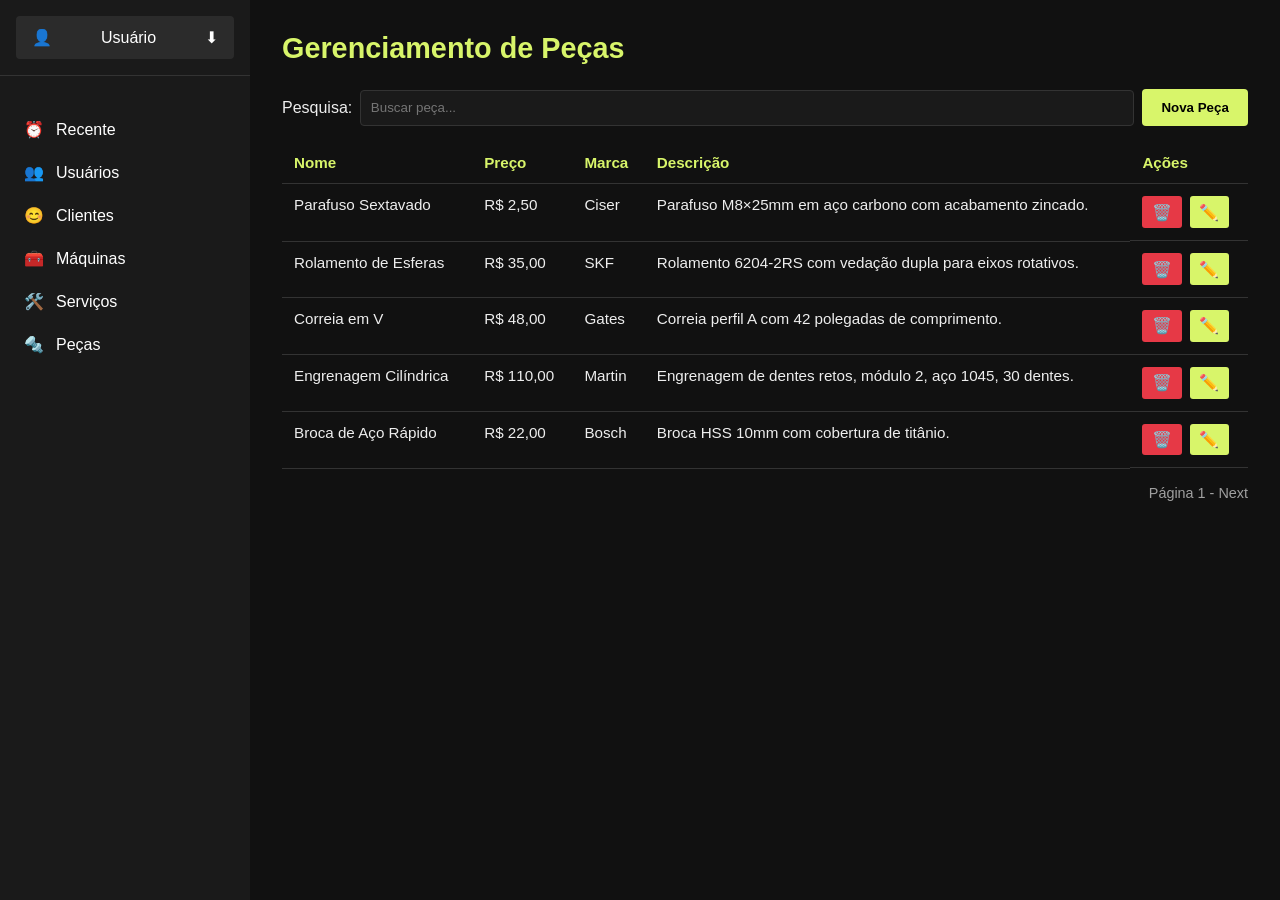
<file: peca.html>
<!doctype html>
<html lang="pt-BR">
  <head>
    <meta charset="UTF-8" />
    <meta name="viewport" content="width=device-width, initial-scale=1.0" />
    <title>Gerenciamento de Peças - EletroSmart</title>
    <style>
      * {
        margin: 0;
        padding: 0;
        box-sizing: border-box;
      }

      body {
        font-family: "Segoe UI", sans-serif;
        background-color: #111;
        color: #eee;
        display: flex;
        height: 100vh;
      }

      /* Sidebar */
      .sidebar {
        width: 250px;
        background-color: #1a1a1a;
        display: flex;
        flex-direction: column;
        padding-top: 1rem;
      }

      .user-section {
        padding: 0 1rem 1rem;
        border-bottom: 1px solid #333;
      }

      .user-btn {
        width: 100%;
        background: #2b2b2b;
        color: #fff;
        border: none;
        padding: 0.75rem 1rem;
        border-radius: 4px;
        font-size: 1rem;
        display: flex;
        justify-content: space-between;
        align-items: center;
        cursor: pointer;
      }

      .user-btn:hover {
        background: #3a3a3a;
      }

      .menu {
        flex-grow: 1;
        margin-top: 2rem;
      }

      .menu ul {
        list-style: none;
      }

      /* --- CSS AJUSTADO --- */

      /* A 'li' agora é apenas um container com transição */
      .menu li {
        cursor: pointer;
        transition: background 0.3s;
      }

      /* Estilos movidos para o link 'a' */
      .menu li a {
        padding: 0.75rem 1.5rem;
        font-size: 1rem;
        color: #fff; /* Cor do texto definida como branca */
        text-decoration: none; /* Remove sublinhado do link */
        display: flex;
        align-items: center;
        gap: 0.75rem;
      }

      /* Hover/Active agora só muda o fundo da 'li' */
      .menu li:hover,
      .menu .active {
        background-color: #2b2b2b;
      }

      /* --- FIM DO CSS AJUSTADO --- */

      /* Main content */
      .content {
        flex: 1;
        padding: 2rem;
        background-color: #111;
        overflow-y: auto;
      }

      .title {
        color: #d8f56a;
        font-size: 1.8rem;
        font-weight: bold;
        margin-bottom: 1.5rem;
      }

      .search-bar {
        display: flex;
        align-items: center;
        gap: 0.5rem;
        margin-bottom: 1rem;
      }

      .search-bar input {
        flex: 1;
        padding: 0.6rem;
        border-radius: 4px;
        border: 1px solid #333;
        background-color: #1a1a1a;
        color: #eee;
      }

      .new-btn {
        background-color: #d8f56a;
        color: #000;
        border: none;
        padding: 0.7rem 1.2rem;
        border-radius: 4px;
        font-weight: bold;
        cursor: pointer;
        transition: background 0.2s;
      }

      .new-btn:hover {
        background-color: #cbe75d;
      }

      table {
        width: 100%;
        border-collapse: collapse;
        margin-top: 1rem;
        font-size: 0.95rem;
      }

      th,
      td {
        padding: 0.75rem;
        text-align: left;
        border-bottom: 1px solid #333;
        vertical-align: top;
      }

      th {
        color: #d8f56a;
        font-weight: 600;
      }

      td {
        color: #eee;
      }

      .actions {
        display: flex;
        gap: 0.5rem;
      }

      .btn-del,
      .btn-edit {
        border: none;
        padding: 0.4rem 0.6rem;
        border-radius: 3px;
        cursor: pointer;
        font-size: 1rem;
      }

      .btn-del {
        background-color: #e63946;
        color: #fff;
      }

      .btn-edit {
        background-color: #d8f56a;
        color: #000;
      }

      .btn-del:hover {
        background-color: #c52834;
      }

      .btn-edit:hover {
        background-color: #cbe75d;
      }

      .pagination {
        margin-top: 1rem;
        text-align: right;
        font-size: 0.9rem;
        color: #a0a0a0;
      }

      /* --- ESTILOS DOS MODAIS --- */
      .modal-overlay {
        position: fixed;
        top: 0;
        left: 0;
        width: 100%;
        height: 100%;
        background-color: rgba(0, 0, 0, 0.7);
        display: flex;
        justify-content: center;
        align-items: center;
        /* Oculto por padrão */
        display: none;
        z-index: 1000;
      }

      .modal-content {
        background-color: #1f1f1f;
        padding: 2rem;
        border-radius: 8px;
        width: 90%;
        max-width: 450px;
        position: relative;
        box-shadow: 0 5px 15px rgba(0, 0, 0, 0.5);
      }

      .modal-close {
        position: absolute;
        top: 0.75rem;
        right: 1rem;
        font-size: 1.5rem;
        font-weight: bold;
        color: #d8f56a;
        cursor: pointer;
        background: none;
        border: none;
      }

      .modal-content h2 {
        font-size: 1.75rem;
        font-weight: bold;
        margin-bottom: 1.5rem;
        color: #fff;
      }

      /* Estilos do formulário do modal */
      .modal-form label {
        display: block;
        margin-bottom: 0.5rem;
        color: #ccc;
        font-size: 0.95rem;
      }

      .modal-form input,
      .modal-form textarea {
        width: 100%;
        padding: 0.75rem;
        border: 1px solid #333;
        background-color: #2b2b2b;
        color: #eee;
        border-radius: 4px;
        margin-bottom: 1rem;
        font-family: "Segoe UI", sans-serif;
      }

      .modal-form textarea {
        height: 100px;
        resize: vertical;
      }

      .modal-form .btn-submit {
        width: 100%;
        padding: 0.75rem;
        border: none;
        border-radius: 4px;
        background-color: #d8f56a;
        color: #000;
        font-weight: bold;
        font-size: 1rem;
        cursor: pointer;
        transition: background-color 0.2s;
      }

      .modal-form .btn-submit:hover {
        background-color: #cbe75d;
      }

      /* Estilos do modal de delete */
      .modal-delete-text {
        font-size: 1.1rem;
        margin-bottom: 1.5rem;
        color: #eee;
      }

      .modal-actions {
        display: flex;
        justify-content: flex-end;
        gap: 1rem;
      }

      .modal-actions button {
        border: none;
        border-radius: 4px;
        padding: 0.7rem 1.5rem;
        font-size: 1rem;
        font-weight: bold;
        cursor: pointer;
      }

      .btn-confirm-no {
        background-color: #e63946;
        color: #fff;
      }
      .btn-confirm-no:hover {
        background-color: #c52834;
      }

      .btn-confirm-yes {
        background-color: #d8f56a;
        color: #000;
      }
      .btn-confirm-yes:hover {
        background-color: #cbe75d;
      }
    </style>
  </head>
  <body>
    <aside class="sidebar">
      <div class="user-section">
        <button class="user-btn">
          <span class="icon">👤</span> Usuário <span class="arrow">⬇</span>
        </button>
      </div>

      <nav class="menu">
        <ul>
          <li>
            <a class="w-full" href="/"><span class="icon">⏰</span> Recente</a>
          </li>
          <li>
            <a class="w-full" href="/user"
              ><span class="icon">👥</span> Usuários</a
            >
          </li>
          <li>
            <a class="w-full" href="/customer"
              ><span class="icon">😊</span> Clientes</a
            >
          </li>
          <li>
            <a class="w-full" href="/machine"
              ><span class="icon">🧰</span> Máquinas</a
            >
          </li>
          <li>
            <a class="w-full" href="/task"
              ><span class="icon">🛠️</span> Serviços</a
            >
          </li>
          <li>
            <a class="w-full" href="/pieces"
              ><span class="icon">🔩</span> Peças</a
            >
          </li>
        </ul>
      </nav>
    </aside>

    <main class="content">
      <h1 class="title">Gerenciamento de Peças</h1>

      <div class="search-bar">
        <label for="search">Pesquisa:</label>
        <input type="text" id="search" placeholder="Buscar peça..." />
        <button class="new-btn" id="btn-nova-peca">Nova Peça</button>
      </div>

      <table>
        <thead>
          <tr>
            <th>Nome</th>
            <th>Preço</th>
            <th>Marca</th>
            <th>Descrição</th>
            <th>Ações</th>
          </tr>
        </thead>
        <tbody>
          <tr>
            <td>Parafuso Sextavado</td>
            <td>R$ 2,50</td>
            <td>Ciser</td>
            <td>Parafuso M8×25mm em aço carbono com acabamento zincado.</td>
            <td class="actions">
              <button class="btn-del">🗑️</button>
              <button class="btn-edit">✏️</button>
            </td>
          </tr>
          <tr>
            <td>Rolamento de Esferas</td>
            <td>R$ 35,00</td>
            <td>SKF</td>
            <td>Rolamento 6204-2RS com vedação dupla para eixos rotativos.</td>
            <td class="actions">
              <button class="btn-del">🗑️</button>
              <button class="btn-edit">✏️</button>
            </td>
          </tr>
          <tr>
            <td>Correia em V</td>
            <td>R$ 48,00</td>
            <td>Gates</td>
            <td>Correia perfil A com 42 polegadas de comprimento.</td>
            <td class="actions">
              <button class="btn-del">🗑️</button>
              <button class="btn-edit">✏️</button>
            </td>
          </tr>
          <tr>
            <td>Engrenagem Cilíndrica</td>
            <td>R$ 110,00</td>
            <td>Martin</td>
            <td>Engrenagem de dentes retos, módulo 2, aço 1045, 30 dentes.</td>
            <td class="actions">
              <button class="btn-del">🗑️</button>
              <button class="btn-edit">✏️</button>
            </td>
          </tr>
          <tr>
            <td>Broca de Aço Rápido</td>
            <td>R$ 22,00</td>
            <td>Bosch</td>
            <td>Broca HSS 10mm com cobertura de titânio.</td>
            <td class="actions">
              <button class="btn-del">🗑️</button>
              <button class="btn-edit">✏️</button>
            </td>
          </tr>
        </tbody>
      </table>

      <div class="pagination">Página 1 - Next</div>
    </main>

    <div id="modal-criar" class="modal-overlay">
      <div class="modal-content">
        <button class="modal-close">×</button>
        <h2>Criar Peça</h2>
        <form class="modal-form">
          <label for="criar-nome">Nome da peça:</label>
          <input type="text" id="criar-nome" />

          <label for="criar-preco">Preço da peça:</label>
          <input type="number" id="criar-preco" />

          <label for="criar-marca">Marca da peça</label>
          <input type="text" id="criar-marca" />

          <label for="criar-desc">Descrição:</label>
          <textarea id="criar-desc"></textarea>

          <button type="submit" class="btn-submit">Criar</button>
        </form>
      </div>
    </div>

    <div id="modal-editar" class="modal-overlay">
      <div class="modal-content">
        <button class="modal-close">×</button>
        <h2>Editar Peça</h2>
        <form class="modal-form">
          <label for="editar-nome">Nome</label>
          <input type="text" id="editar-nome" value="Parafuso Sextavado" />

          <label for="editar-preco">Preço</label>
          <input type="number" id="editar-preco" value="2.40" />

          <label for="editar-marca">Marca</label>
          <input type="text" id="editar-marca" value="Ciser" />

          <label for="editar-desc">Descrição</label>
          <textarea id="editar-desc">
Parafuso M8×25mm em aço carbono com acabamento zincado.</textarea
          >

          <button type="submit" class="btn-submit">Salvar</button>
        </form>
      </div>
    </div>

    <div id="modal-deletar" class="modal-overlay">
      <div class="modal-content">
        <button class="modal-close">×</button>
        <h2>Deleta Peça</h2>
        <p class="modal-delete-text">Deseja deletar a peça?</p>
        <div class="modal-actions">
          <button class="btn-confirm-no">Não</button>
          <button class="btn-confirm-yes">Sim</button>
        </div>
      </div>
    </div>

    <script>
      document.addEventListener("DOMContentLoaded", () => {
        const modalCriar = document.getElementById("modal-criar");
        const modalEditar = document.getElementById("modal-editar");
        const modalDeletar = document.getElementById("modal-deletar");

        const btnNovaPeca = document.getElementById("btn-nova-peca");
        const btnsEditar = document.querySelectorAll(".btn-edit");
        const btnsDeletar = document.querySelectorAll(".btn-del");

        const btnsClose = document.querySelectorAll(".modal-close");
        const overlays = document.querySelectorAll(".modal-overlay");
        const btnCancelarDelete = document.querySelector(
          "#modal-deletar .btn-confirm-no",
        );
        const btnConfirmarDelete = document.querySelector(
          "#modal-deletar .btn-confirm-yes",
        );

        const openModal = (m) => (m.style.display = "flex");
        const closeModal = (m) => (m.style.display = "none");

        // abrir modais
        btnNovaPeca.addEventListener("click", () => openModal(modalCriar));
        btnsEditar.forEach((btn) =>
          btn.addEventListener("click", () => openModal(modalEditar)),
        );
        btnsDeletar.forEach((btn) =>
          btn.addEventListener("click", () => openModal(modalDeletar)),
        );

        // fechar modais
        btnsClose.forEach((b) =>
          b.addEventListener("click", () =>
            closeModal(b.closest(".modal-overlay")),
          ),
        );
        overlays.forEach((o) =>
          o.addEventListener("click", (e) => e.target === o && closeModal(o)),
        );
        btnCancelarDelete.addEventListener("click", () =>
          closeModal(modalDeletar),
        );
        btnConfirmarDelete.addEventListener("click", () =>
          closeModal(modalDeletar),
        );

        // validação criar
        const formCriar = modalCriar.querySelector("form");
        formCriar.addEventListener("submit", (e) => {
          e.preventDefault();
          const nome = formCriar.querySelector("#criar-nome").value.trim();
          const preco = formCriar.querySelector("#criar-preco").value.trim();
          const marca = formCriar.querySelector("#criar-marca").value.trim();
          const desc = formCriar.querySelector("#criar-desc").value.trim();

          if (!nome || !preco || !marca || !desc)
            return alert("Todos os campos são obrigatórios.");
          if (isNaN(parseFloat(preco.replace(",", "."))))
            return alert("Preço inválido.");

          alert("✅ Peça validada com sucesso!");
          formCriar.reset();
          closeModal(modalCriar);
        });

        // validação editar
        const formEditar = modalEditar.querySelector("form");
        formEditar.addEventListener("submit", (e) => {
          e.preventDefault();
          const nome = formEditar.querySelector("#editar-nome").value.trim();
          const preco = formEditar.querySelector("#editar-preco").value.trim();
          const marca = formEditar.querySelector("#editar-marca").value.trim();
          const desc = formEditar.querySelector("#editar-desc").value.trim();

          if (!nome || !preco || !marca || !desc)
            return alert("Todos os campos são obrigatórios.");
          if (isNaN(parseFloat(preco.replace("R$", "").replace(",", "."))))
            return alert("Preço inválido.");

          alert("✏️ Edição validada com sucesso!");
          closeModal(modalEditar);
        });
      });
    </script>
  </body>
</html>
</file>
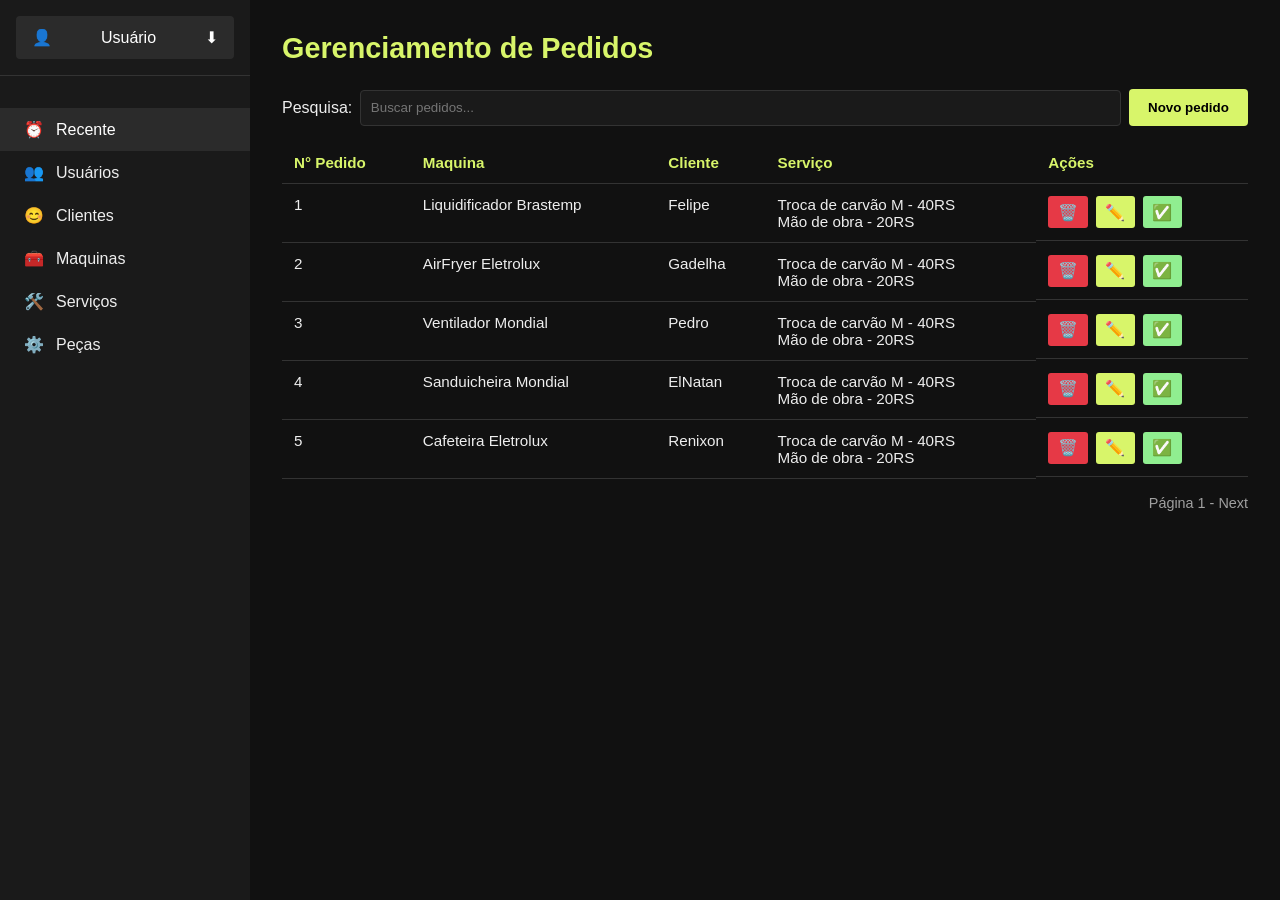
<file: pedidos.html>
<!doctype html>
<html lang="pt-BR">
  <head>
    <meta charset="UTF-8" />
    <meta name="viewport" content="width=device-width, initial-scale=1.0" />
    <title>Gerenciamento de Pedidos - EletroSmart</title>
    <style>
      * {
        margin: 0;
        padding: 0;
        box-sizing: border-box;
      }

      body {
        font-family: "Segoe UI", sans-serif;
        background-color: #111;
        color: #eee;
        display: flex;
        height: 100vh;
      }

      /* Sidebar */
      .sidebar {
        width: 250px;
        background-color: #1a1a1a;
        display: flex;
        flex-direction: column;
        padding-top: 1rem;
      }

      .user-section {
        padding: 0 1rem 1rem;
        border-bottom: 1px solid #333;
      }

      .user-btn {
        width: 100%;
        background: #2b2b2b;
        color: #fff;
        border: none;
        padding: 0.75rem 1rem;
        border-radius: 4px;
        font-size: 1rem;
        display: flex;
        justify-content: space-between;
        align-items: center;
        cursor: pointer;
      }

      .user-btn:hover {
        background: #3a3a3a;
      }

      .menu {
        flex-grow: 1;
        margin-top: 2rem;
      }

      .menu ul {
        list-style: none;
      }

      .menu li {
        cursor: pointer;
        transition: background 0.3s;
      }

      .menu li:hover,
      .menu .active {
        background-color: #2b2b2b;
      }

      .menu li a {
        padding: 0.75rem 1.5rem;
        font-size: 1rem;
        color: #eee; /* Cor do texto do link */
        text-decoration: none; /* Remove sublinhado */
        display: flex; /* Para alinhar ícone e texto */
        align-items: center;
        gap: 0.75rem;
      }

      .menu li:hover a,
      .menu .active a {
        color: #fff;
      }
      .content {
        flex: 1;
        padding: 2rem;
        background-color: #111;
        overflow-y: auto;
      }

      .title {
        color: #d8f56a;
        font-size: 1.8rem;
        font-weight: bold;
        margin-bottom: 1.5rem;
      }

      .search-bar {
        display: flex;
        align-items: center;
        gap: 0.5rem;
        margin-bottom: 1rem;
      }

      .search-bar input {
        flex: 1;
        padding: 0.6rem;
        border-radius: 4px;
        border: 1px solid #333;
        background-color: #1a1a1a;
        color: #eee;
      }

      .new-btn {
        background-color: #d8f56a;
        color: #000;
        border: none;
        padding: 0.7rem 1.2rem;
        border-radius: 4px;
        font-weight: bold;
        cursor: pointer;
        transition: background 0.2s;
      }

      .new-btn:hover {
        background-color: #cbe75d;
      }

      table {
        width: 100%;
        border-collapse: collapse;
        margin-top: 1rem;
        font-size: 0.95rem;
      }

      th,
      td {
        padding: 0.75rem;
        text-align: left;
        border-bottom: 1px solid #333;
        vertical-align: top;
      }

      th {
        color: #d8f56a;
        font-weight: 600;
      }

      td {
        color: #eee;
      }

      .actions {
        display: flex;
        gap: 0.5rem;
      }

      .btn-del,
      .btn-edit,
      .btn-approved {
        border: none;
        padding: 0.4rem 0.6rem;
        border-radius: 3px;
        cursor: pointer;
        font-size: 1rem;
      }

      .btn-del {
        background-color: #e63946;
        color: #fff;
      }

      .btn-edit {
        background-color: #d8f56a;
        color: #000;
      }

      .btn-approved {
        background-color: lightgreen;
        color: #fff; /* CORRIGIDO (era 'fff') */
      }

      .btn-del:hover {
        background-color: #c52834;
      }

      .btn-edit:hover {
        background-color: #cbe75d;
      }

      .btn-approved:hover {
        background-color: #76c076; /* CORRIGIDO (era '901180' e trocado) */
      }

      .pagination {
        margin-top: 1rem;
        text-align: right;
        font-size: 0.9rem;
        color: #a0a0a0;
      }

      .modal-overlay {
        position: fixed;
        top: 0;
        left: 0;
        width: 100%;
        height: 100%;
        background-color: rgba(0, 0, 0, 0.7);
        display: flex;
        justify-content: center;
        align-items: center;
        display: none;
        z-index: 1000;
      }

      .modal-content {
        background-color: #1f1f1f;
        padding: 2rem;
        border-radius: 8px;
        width: 90%;
        max-width: 450px;
        position: relative;
        box-shadow: 0 5px 15px rgba(0, 0, 0, 0.5);
      }

      .modal-close {
        position: absolute;
        top: 0.75rem;
        right: 1rem;
        font-size: 1.5rem;
        font-weight: bold;
        color: #d8f56a;
        cursor: pointer;
        background: none;
        border: none;
      }

      .modal-content h2 {
        font-size: 1.75rem;
        font-weight: bold;
        margin-bottom: 1.5rem;
        color: #fff;
      }

      /* Estilos do formulário do modal */
      .modal-form label {
        display: block;
        margin-bottom: 0.5rem;
        color: #ccc;
        font-size: 0.95rem;
      }

      .modal-form input,
      .modal-form textarea {
        width: 100%;
        padding: 0.75rem;
        border: 1px solid #333;
        background-color: #2b2b2b;
        color: #eee;
        border-radius: 4px;
        margin-bottom: 1rem;
        font-family: "Segoe UI", sans-serif;
      }

      .modal-form textarea {
        height: 100px;
        resize: vertical;
      }

      .modal-form-select {
        width: 100%;
        padding: 0.75rem;
        border: 1px solid #333;
        background-color: #2b2b2b;
        color: #999; /* Cor do texto "Pesquisar" */
        border-radius: 4px;
        margin-bottom: 1rem;
        display: flex;
        justify-content: space-between;
        align-items: center;
        cursor: pointer;
      }

      .modal-form-select .arrow {
        color: #9f8def; /* Cor da seta (roxo/azul) */
        font-family: "Courier New", Courier, monospace;
        font-weight: bold;
      }

      .modal-form .btn-submit {
        width: 100%;
        padding: 0.75rem;
        border: none;
        border-radius: 4px;
        background-color: #d8f56a;
        color: #000;
        font-weight: bold;
        font-size: 1rem;
        cursor: pointer;
        transition: background-color 0.2s;
      }

      .modal-form .btn-submit:hover {
        background-color: #cbe75d;
      }

      .modal-delete-text {
        font-size: 1.1rem;
        margin-bottom: 1.5rem;
        color: #eee;
      }

      .modal-actions {
        display: flex;
        justify-content: flex-end;
        gap: 1rem;
      }

      .modal-actions button {
        border: none;
        border-radius: 4px;
        padding: 0.7rem 1.5rem;
        font-size: 1rem;
        font-weight: bold;
        cursor: pointer;
      }

      .btn-confirm-no {
        background-color: #e63946;
        color: #fff;
      }
      .btn-confirm-no:hover {
        background-color: #c52834;
      }

      .btn-confirm-yes {
        background-color: #d8f56a;
        color: #000;
      }
      .btn-confirm-yes:hover {
        background-color: #cbe75d;
      }
    </style>
  </head>
  <body>
    <aside class="sidebar">
      <div class="user-section">
        <button class="user-btn">
          <span class="icon">👤</span> Usuário <span class="arrow">⬇</span>
        </button>
      </div>

      <nav class="menu">
        <ul>
          <li class="active">
            <a href="/"><span class="icon">⏰</span> Recente</a>
          </li>
          <li>
            <a href="/user"><span class="icon">👥</span> Usuários</a>
          </li>
          <li>
            <a href="/customer"><span class="icon">😊</span> Clientes</a>
          </li>
          <li>
            <a href="/machine"><span class="icon">🧰</span> Maquinas</a>
          </li>
          <li>
            <a href="/task"><span class="icon">🛠️</span> Serviços</a>
          </li>
          <li>
            <a href="/pieces"><span class="icon">⚙️</span> Peças</a>
          </li>
        </ul>
      </nav>
    </aside>

    <main class="content">
      <h1 class="title">Gerenciamento de Pedidos</h1>

      <div class="search-bar">
        <label for="search">Pesquisa:</label>
        <input type="text" id="search" placeholder="Buscar pedidos..." />
        <button class="new-btn" id="btn-novo-pedido">Novo pedido</button>
      </div>

      <table>
        <thead>
          <tr>
            <th>N° Pedido</th>
            <th>Maquina</th>
            <th>Cliente</th>
            <th>Serviço</th>
            <th>Ações</th>
          </tr>
        </thead>
        <tbody>
          <tr>
            <td>1</td>
            <td>Liquidificador Brastemp</td>
            <td>Felipe</td>
            <td>Troca de carvão M - 40RS<br />Mão de obra - 20RS</td>
            <td class="actions">
              <button class="btn-del">🗑️</button>
              <button class="btn-edit">✏️</button>
              <button class="btn-approved">✅</button>
            </td>
          </tr>
          <tr>
            <td>2</td>
            <td>AirFryer Eletrolux</td>
            <td>Gadelha</td>
            <td>Troca de carvão M - 40RS<br />Mão de obra - 20RS</td>
            <td class="actions">
              <button class="btn-del">🗑️</button>
              <button class="btn-edit">✏️</button>
              <button class="btn-approved">✅</button>
            </td>
          </tr>
          <tr>
            <td>3</td>
            <td>Ventilador Mondial</td>
            <td>Pedro</td>
            <td>Troca de carvão M - 40RS<br />Mão de obra - 20RS</td>
            <td class="actions">
              <button class="btn-del">🗑️</button>
              <button class="btn-edit">✏️</button>
              <button class="btn-approved">✅</button>
            </td>
          </tr>
          <tr>
            <td>4</td>
            <td>Sanduicheira Mondial</td>
            <td>ElNatan</td>
            <td>Troca de carvão M - 40RS<br />Mão de obra - 20RS</td>
            <td class="actions">
              <button class="btn-del">🗑️</button>
              <button class="btn-edit">✏️</button>
              <button class="btn-approved">✅</button>
            </td>
          </tr>
          <tr>
            <td>5</td>
            <td>Cafeteira Eletrolux</td>
            <td>Renixon</td>
            <td>Troca de carvão M - 40RS<br />Mão de obra - 20RS</td>
            <td class="actions">
              <button class="btn-del">🗑️</button>
              <button class="btn-edit">✏️</button>
              <button class="btn-approved">✅</button>
            </td>
          </tr>
        </tbody>
      </table>

      <div class="pagination">Página 1 - Next</div>
    </main>

    <div id="modal-criar" class="modal-overlay">
      <div class="modal-content">
        <button class="modal-close">×</button>
        <h2>Criar Pedido</h2>
        <form class="modal-form">
          <label for="criar-maquina">Maquina:</label>
          <div class="modal-form-select">
            <span>Pesquisar</span>
            <span class="arrow">▼</span>
          </div>

          <label for="criar-cliente">Cliente:</label>
          <div class="modal-form-select">
            <span>Pesquisar</span>
            <span class="arrow">▼</span>
          </div>

          <label for="criar-servico">Serviço:</label>
          <div class="modal-form-select">
            <span>Pesquisar</span>
            <span class="arrow">▼</span>
          </div>

          <label for="criar-data">Data de Entrada</label>
          <input type="text" id="criar-data" />

          <button type="submit" class="btn-submit">Criar</button>
        </form>
      </div>
    </div>

    <div id="modal-editar" class="modal-overlay">
      <div class="modal-content">
        <button class="modal-close">×</button>
        <h2>Editar Pedido</h2>
        <form class="modal-form">
          <label for="editar-maquina">Maquina</label>
          <input
            type="text"
            id="editar-maquina"
            value="Liquidificador Brastemp"
          />

          <label for="editar-cliente">Cliente</label>
          <input type="text" id="editar-cliente" value="Felipe" />

          <label for="editar-servico">Serviço</label>
          <textarea id="editar-servico">
Troca de carvão M - 40RS
Mão de obra - 20RS</textarea
          >

          <button type="submit" class="btn-submit">Salvar</button>
        </form>
      </div>
    </div>

    <div id="modal-deletar" class="modal-overlay">
      <div class="modal-content">
        <button class="modal-close">×</button>
        <h2>Deletar Pedido</h2>
        <p class="modal-delete-text">Deseja deletar este pedido?</p>
        <div class="modal-actions">
          <button class="btn-confirm-no">Não</button>
          <button class="btn-confirm-yes">Sim</button>
        </div>
      </div>
    </div>

    <div id="modal-aprovar" class="modal-overlay">
      <div class="modal-content">
        <button class="modal-close">×</button>
        <h2>Aprovar Pedido</h2>
        <p class="modal-delete-text">Deseja aprovar este pedido?</p>
        <div class="modal-actions">
          <button class="btn-confirm-no">Não</button>
          <button class="btn-confirm-yes">Sim</button>
        </div>
      </div>
    </div>

    <script>
      document.addEventListener("DOMContentLoaded", () => {
        const modalCriar = document.getElementById("modal-criar");
        const modalEditar = document.getElementById("modal-editar");
        const modalDeletar = document.getElementById("modal-deletar");
        const modalAprovar = document.getElementById("modal-aprovar");

        const btnNovoPedido = document.getElementById("btn-novo-pedido");
        const btnsEditar = document.querySelectorAll(".btn-edit");
        const btnsDeletar = document.querySelectorAll(".btn-del");
        const btnsAprovar = document.querySelectorAll(".btn-approved");

        const btnsClose = document.querySelectorAll(".modal-close");
        const overlays = document.querySelectorAll(".modal-overlay");
        const btnCancelarDelete = document.querySelector(
          "#modal-deletar .btn-confirm-no",
        );
        const btnCancelarAprovar = document.querySelector(
          "#modal-aprovar .btn-confirm-no",
        );
        const btnConfirmarDelete = document.querySelector(
          "#modal-deletar .btn-confirm-yes",
        );
        const btnConfirmarAprovar = document.querySelector(
          "#modal-aprovar .btn-confirm-yes",
        );

        const openModal = (m) => m && (m.style.display = "flex");
        const closeModal = (m) => m && (m.style.display = "none");

        // --- Abertura ---
        btnNovoPedido?.addEventListener("click", () => openModal(modalCriar));
        btnsEditar.forEach((b) =>
          b.addEventListener("click", () => openModal(modalEditar)),
        );
        btnsDeletar.forEach((b) =>
          b.addEventListener("click", () => openModal(modalDeletar)),
        );
        btnsAprovar.forEach((b) =>
          b.addEventListener("click", () => openModal(modalAprovar)),
        );

        // --- Fechamento ---
        btnsClose.forEach((b) =>
          b.addEventListener("click", () =>
            closeModal(b.closest(".modal-overlay")),
          ),
        );
        overlays.forEach((o) =>
          o.addEventListener("click", (e) => e.target === o && closeModal(o)),
        );

        btnCancelarDelete?.addEventListener("click", () =>
          closeModal(modalDeletar),
        );
        btnCancelarAprovar?.addEventListener("click", () =>
          closeModal(modalAprovar),
        );
        btnConfirmarDelete?.addEventListener("click", () => {
          alert("🗑️ Ação de exclusão confirmada visualmente.");
          closeModal(modalDeletar);
        });
        btnConfirmarAprovar?.addEventListener("click", () => {
          alert("✅ Pedido aprovado visualmente.");
          closeModal(modalAprovar);
        });

        // --- Validação do modal Criar ---
        const formCriar = modalCriar?.querySelector("form");
        if (formCriar) {
          formCriar.addEventListener("submit", (e) => {
            e.preventDefault();
            const campos = formCriar.querySelectorAll("input, textarea");
            for (const campo of campos) {
              if (!campo.value.trim())
                return alert("Todos os campos são obrigatórios.");
            }
            const preco = formCriar.querySelector(
              'input[type="text"][id*="preco"]',
            );
            if (preco && isNaN(parseFloat(preco.value.replace(",", "."))))
              return alert("Preço inválido.");
            alert("🆕 Pedido criado visualmente com sucesso!");
            formCriar.reset();
            closeModal(modalCriar);
          });
        }

        // --- Validação do modal Editar ---
        const formEditar = modalEditar?.querySelector("form");
        if (formEditar) {
          formEditar.addEventListener("submit", (e) => {
            e.preventDefault();
            const campos = formEditar.querySelectorAll("input, textarea");
            for (const campo of campos) {
              if (!campo.value.trim())
                return alert("Todos os campos são obrigatórios.");
            }
            const preco = formEditar.querySelector(
              'input[type="text"][id*="preco"]',
            );
            if (
              preco &&
              isNaN(parseFloat(preco.value.replace("R$", "").replace(",", ".")))
            )
              return alert("Preço inválido.");
            alert("✏️ Edição validada visualmente!");
            closeModal(modalEditar);
          });
        }
      });
    </script>
  </body>
</html>
</file>
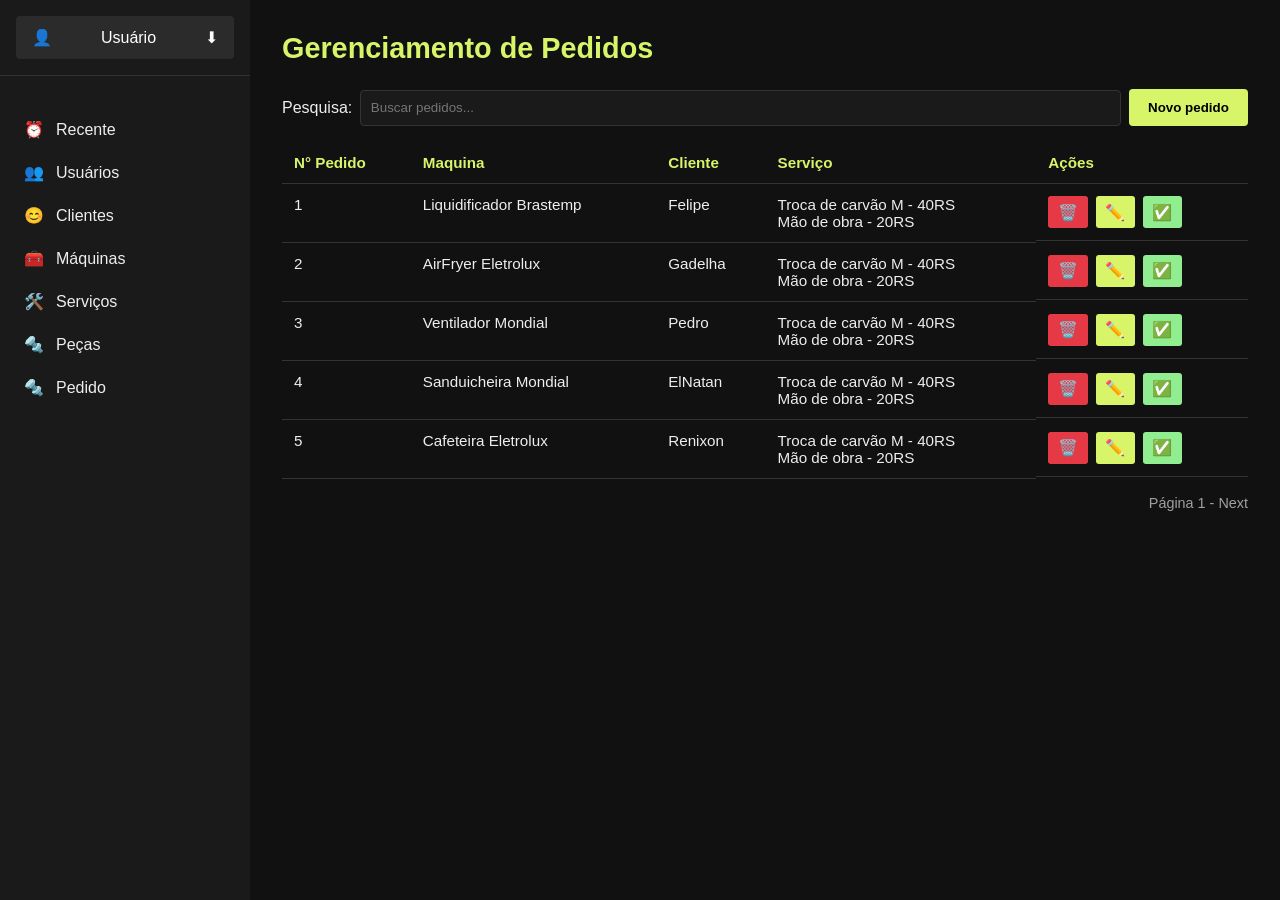
<file: order/pedidos.html>
<!doctype html>
<html lang="pt-BR">
  <head>
    <meta charset="UTF-8" />
    <meta name="viewport" content="width=device-width, initial-scale=1.0" />
    <title>Gerenciamento de Pedidos - EletroSmart</title>
    <style>
      * {
        margin: 0;
        padding: 0;
        box-sizing: border-box;
      }

      body {
        font-family: "Segoe UI", sans-serif;
        background-color: #111;
        color: #eee;
        display: flex;
        height: 100vh;
      }

      /* Sidebar */
      .sidebar {
        width: 250px;
        background-color: #1a1a1a;
        display: flex;
        flex-direction: column;
        padding-top: 1rem;
      }

      .user-section {
        padding: 0 1rem 1rem;
        border-bottom: 1px solid #333;
      }

      .user-btn {
        width: 100%;
        background: #2b2b2b;
        color: #fff;
        border: none;
        padding: 0.75rem 1rem;
        border-radius: 4px;
        font-size: 1rem;
        display: flex;
        justify-content: space-between;
        align-items: center;
        cursor: pointer;
      }

      .user-btn:hover {
        background: #3a3a3a;
      }

      .menu {
        flex-grow: 1;
        margin-top: 2rem;
      }

      .menu ul {
        list-style: none;
      }

      .menu li {
        cursor: pointer;
        transition: background 0.3s;
      }

      .menu li:hover,
      .menu .active {
        background-color: #2b2b2b;
      }

      .menu li a {
        padding: 0.75rem 1.5rem;
        font-size: 1rem;
        color: #eee; /* Cor do texto do link */
        text-decoration: none; /* Remove sublinhado */
        display: flex; /* Para alinhar ícone e texto */
        align-items: center;
        gap: 0.75rem;
      }

      .menu li:hover a,
      .menu .active a {
        color: #fff;
      }
      .content {
        flex: 1;
        padding: 2rem;
        background-color: #111;
        overflow-y: auto;
      }

      .title {
        color: #d8f56a;
        font-size: 1.8rem;
        font-weight: bold;
        margin-bottom: 1.5rem;
      }

      .search-bar {
        display: flex;
        align-items: center;
        gap: 0.5rem;
        margin-bottom: 1rem;
      }

      .search-bar input {
        flex: 1;
        padding: 0.6rem;
        border-radius: 4px;
        border: 1px solid #333;
        background-color: #1a1a1a;
        color: #eee;
      }

      .new-btn {
        background-color: #d8f56a;
        color: #000;
        border: none;
        padding: 0.7rem 1.2rem;
        border-radius: 4px;
        font-weight: bold;
        cursor: pointer;
        transition: background 0.2s;
      }

      .new-btn:hover {
        background-color: #cbe75d;
      }

      table {
        width: 100%;
        border-collapse: collapse;
        margin-top: 1rem;
        font-size: 0.95rem;
      }

      th,
      td {
        padding: 0.75rem;
        text-align: left;
        border-bottom: 1px solid #333;
        vertical-align: top;
      }

      th {
        color: #d8f56a;
        font-weight: 600;
      }

      td {
        color: #eee;
      }

      .actions {
        display: flex;
        gap: 0.5rem;
      }

      .btn-del,
      .btn-edit,
      .btn-approved {
        border: none;
        padding: 0.4rem 0.6rem;
        border-radius: 3px;
        cursor: pointer;
        font-size: 1rem;
      }

      .btn-del {
        background-color: #e63946;
        color: #fff;
      }

      .btn-edit {
        background-color: #d8f56a;
        color: #000;
      }

      .btn-approved {
        background-color: lightgreen;
        color: #fff; /* CORRIGIDO (era 'fff') */
      }

      .btn-del:hover {
        background-color: #c52834;
      }

      .btn-edit:hover {
        background-color: #cbe75d;
      }

      .btn-approved:hover {
        background-color: #76c076; /* CORRIGIDO (era '901180' e trocado) */
      }

      .pagination {
        margin-top: 1rem;
        text-align: right;
        font-size: 0.9rem;
        color: #a0a0a0;
      }

      .modal-overlay {
        position: fixed;
        top: 0;
        left: 0;
        width: 100%;
        height: 100%;
        background-color: rgba(0, 0, 0, 0.7);
        display: flex;
        justify-content: center;
        align-items: center;
        display: none;
        z-index: 1000;
      }

      .modal-content {
        background-color: #1f1f1f;
        padding: 2rem;
        border-radius: 8px;
        width: 90%;
        max-width: 450px;
        position: relative;
        box-shadow: 0 5px 15px rgba(0, 0, 0, 0.5);
      }

      .modal-close {
        position: absolute;
        top: 0.75rem;
        right: 1rem;
        font-size: 1.5rem;
        font-weight: bold;
        color: #d8f56a;
        cursor: pointer;
        background: none;
        border: none;
      }

      .modal-content h2 {
        font-size: 1.75rem;
        font-weight: bold;
        margin-bottom: 1.5rem;
        color: #fff;
      }

      /* Estilos do formulário do modal */
      .modal-form label {
        display: block;
        margin-bottom: 0.5rem;
        color: #ccc;
        font-size: 0.95rem;
      }

      .modal-form input,
      .modal-form textarea {
        width: 100%;
        padding: 0.75rem;
        border: 1px solid #333;
        background-color: #2b2b2b;
        color: #eee;
        border-radius: 4px;
        margin-bottom: 1rem;
        font-family: "Segoe UI", sans-serif;
      }

      .modal-form textarea {
        height: 100px;
        resize: vertical;
      }

      .modal-form-select {
        width: 100%;
        padding: 0.75rem;
        border: 1px solid #333;
        background-color: #2b2b2b;
        color: #999; /* Cor do texto "Pesquisar" */
        border-radius: 4px;
        margin-bottom: 1rem;
        display: flex;
        justify-content: space-between;
        align-items: center;
        cursor: pointer;
      }

      .modal-form-select .arrow {
        color: #9f8def; /* Cor da seta (roxo/azul) */
        font-family: "Courier New", Courier, monospace;
        font-weight: bold;
      }

      .modal-form .btn-submit {
        width: 100%;
        padding: 0.75rem;
        border: none;
        border-radius: 4px;
        background-color: #d8f56a;
        color: #000;
        font-weight: bold;
        font-size: 1rem;
        cursor: pointer;
        transition: background-color 0.2s;
      }

      .modal-form .btn-submit:hover {
        background-color: #cbe75d;
      }

      .modal-delete-text {
        font-size: 1.1rem;
        margin-bottom: 1.5rem;
        color: #eee;
      }

      .modal-actions {
        display: flex;
        justify-content: flex-end;
        gap: 1rem;
      }

      .modal-actions button {
        border: none;
        border-radius: 4px;
        padding: 0.7rem 1.5rem;
        font-size: 1rem;
        font-weight: bold;
        cursor: pointer;
      }

      .btn-confirm-no {
        background-color: #e63946;
        color: #fff;
      }
      .btn-confirm-no:hover {
        background-color: #c52834;
      }

      .btn-confirm-yes {
        background-color: #d8f56a;
        color: #000;
      }
      .btn-confirm-yes:hover {
        background-color: #cbe75d;
      }
    </style>
  </head>
  <body>
    <aside class="sidebar">
      <div class="user-section">
        <button class="user-btn">
          <span class="icon">👤</span> Usuário <span class="arrow">⬇</span>
        </button>
      </div>

      <nav class="menu">
        <ul>
          <li>
            <a class="w-full" href="../index.html"
              ><span class="icon">⏰</span> Recente</a
            >
          </li>
          <li>
            <a class="w-full" href="../user/index.html"
              ><span class="icon">👥</span> Usuários</a
            >
          </li>
          <li>
            <a class="w-full" href="../customer/index.html"
              ><span class="icon">😊</span> Clientes</a
            >
          </li>
          <li>
            <a class="w-full" href="../machine/index.html"
              ><span class="icon">🧰</span> Máquinas</a
            >
          </li>
          <li>
            <a class="w-full" href="../task/index.html"
              ><span class="icon">🛠️</span> Serviços</a
            >
          </li>
          <li>
            <a class="w-full" href="../piece/peca.html"
              ><span class="icon">🔩</span> Peças</a
            >
          </li>
          <li>
            <a class="w-full" href="../order/pedidos.html"
              ><span class="icon">🔩</span> Pedido</a
            >
          </li>
        </ul>
      </nav>
    </aside>

    <main class="content">
      <h1 class="title">Gerenciamento de Pedidos</h1>

      <div class="search-bar">
        <label for="search">Pesquisa:</label>
        <input type="text" id="search" placeholder="Buscar pedidos..." />
        <button class="new-btn" id="btn-novo-pedido">Novo pedido</button>
      </div>

      <table>
        <thead>
          <tr>
            <th>N° Pedido</th>
            <th>Maquina</th>
            <th>Cliente</th>
            <th>Serviço</th>
            <th>Ações</th>
          </tr>
        </thead>
        <tbody>
          <tr>
            <td>1</td>
            <td>Liquidificador Brastemp</td>
            <td>Felipe</td>
            <td>Troca de carvão M - 40RS<br />Mão de obra - 20RS</td>
            <td class="actions">
              <button class="btn-del">🗑️</button>
              <button class="btn-edit">✏️</button>
              <button class="btn-approved">✅</button>
            </td>
          </tr>
          <tr>
            <td>2</td>
            <td>AirFryer Eletrolux</td>
            <td>Gadelha</td>
            <td>Troca de carvão M - 40RS<br />Mão de obra - 20RS</td>
            <td class="actions">
              <button class="btn-del">🗑️</button>
              <button class="btn-edit">✏️</button>
              <button class="btn-approved">✅</button>
            </td>
          </tr>
          <tr>
            <td>3</td>
            <td>Ventilador Mondial</td>
            <td>Pedro</td>
            <td>Troca de carvão M - 40RS<br />Mão de obra - 20RS</td>
            <td class="actions">
              <button class="btn-del">🗑️</button>
              <button class="btn-edit">✏️</button>
              <button class="btn-approved">✅</button>
            </td>
          </tr>
          <tr>
            <td>4</td>
            <td>Sanduicheira Mondial</td>
            <td>ElNatan</td>
            <td>Troca de carvão M - 40RS<br />Mão de obra - 20RS</td>
            <td class="actions">
              <button class="btn-del">🗑️</button>
              <button class="btn-edit">✏️</button>
              <button class="btn-approved">✅</button>
            </td>
          </tr>
          <tr>
            <td>5</td>
            <td>Cafeteira Eletrolux</td>
            <td>Renixon</td>
            <td>Troca de carvão M - 40RS<br />Mão de obra - 20RS</td>
            <td class="actions">
              <button class="btn-del">🗑️</button>
              <button class="btn-edit">✏️</button>
              <button class="btn-approved">✅</button>
            </td>
          </tr>
        </tbody>
      </table>

      <div class="pagination">Página 1 - Next</div>
    </main>

    <div id="modal-criar" class="modal-overlay">
      <div class="modal-content">
        <button class="modal-close">×</button>
        <h2>Criar Pedido</h2>
        <form class="modal-form">
          <label for="criar-maquina">Maquina:</label>
          <div class="modal-form-select">
            <span>Pesquisar</span>
            <span class="arrow">▼</span>
          </div>

          <label for="criar-cliente">Cliente:</label>
          <div class="modal-form-select">
            <span>Pesquisar</span>
            <span class="arrow">▼</span>
          </div>

          <label for="criar-servico">Serviço:</label>
          <div class="modal-form-select">
            <span>Pesquisar</span>
            <span class="arrow">▼</span>
          </div>

          <label for="criar-data">Data de Entrada</label>
          <input type="text" id="criar-data" />

          <button type="submit" class="btn-submit">Criar</button>
        </form>
      </div>
    </div>

    <div id="modal-editar" class="modal-overlay">
      <div class="modal-content">
        <button class="modal-close">×</button>
        <h2>Editar Pedido</h2>
        <form class="modal-form">
          <label for="editar-maquina">Maquina</label>
          <input
            type="text"
            id="editar-maquina"
            value="Liquidificador Brastemp"
          />

          <label for="editar-cliente">Cliente</label>
          <input type="text" id="editar-cliente" value="Felipe" />

          <label for="editar-servico">Serviço</label>
          <textarea id="editar-servico">
Troca de carvão M - 40RS
Mão de obra - 20RS</textarea
          >

          <button type="submit" class="btn-submit">Salvar</button>
        </form>
      </div>
    </div>

    <div id="modal-deletar" class="modal-overlay">
      <div class="modal-content">
        <button class="modal-close">×</button>
        <h2>Deletar Pedido</h2>
        <p class="modal-delete-text">Deseja deletar este pedido?</p>
        <div class="modal-actions">
          <button class="btn-confirm-no">Não</button>
          <button class="btn-confirm-yes">Sim</button>
        </div>
      </div>
    </div>

    <div id="modal-aprovar" class="modal-overlay">
      <div class="modal-content">
        <button class="modal-close">×</button>
        <h2>Aprovar Pedido</h2>
        <p class="modal-delete-text">Deseja aprovar este pedido?</p>
        <div class="modal-actions">
          <button class="btn-confirm-no">Não</button>
          <button class="btn-confirm-yes">Sim</button>
        </div>
      </div>
    </div>

    <script>
      document.addEventListener("DOMContentLoaded", () => {
        const modalCriar = document.getElementById("modal-criar");
        const modalEditar = document.getElementById("modal-editar");
        const modalDeletar = document.getElementById("modal-deletar");
        const modalAprovar = document.getElementById("modal-aprovar");

        const btnNovoPedido = document.getElementById("btn-novo-pedido");
        const btnsEditar = document.querySelectorAll(".btn-edit");
        const btnsDeletar = document.querySelectorAll(".btn-del");
        const btnsAprovar = document.querySelectorAll(".btn-approved");

        const btnsClose = document.querySelectorAll(".modal-close");
        const overlays = document.querySelectorAll(".modal-overlay");
        const btnCancelarDelete = document.querySelector(
          "#modal-deletar .btn-confirm-no",
        );
        const btnCancelarAprovar = document.querySelector(
          "#modal-aprovar .btn-confirm-no",
        );
        const btnConfirmarDelete = document.querySelector(
          "#modal-deletar .btn-confirm-yes",
        );
        const btnConfirmarAprovar = document.querySelector(
          "#modal-aprovar .btn-confirm-yes",
        );

        const openModal = (m) => m && (m.style.display = "flex");
        const closeModal = (m) => m && (m.style.display = "none");

        // --- Abertura ---
        btnNovoPedido?.addEventListener("click", () => openModal(modalCriar));
        btnsEditar.forEach((b) =>
          b.addEventListener("click", () => openModal(modalEditar)),
        );
        btnsDeletar.forEach((b) =>
          b.addEventListener("click", () => openModal(modalDeletar)),
        );
        btnsAprovar.forEach((b) =>
          b.addEventListener("click", () => openModal(modalAprovar)),
        );

        // --- Fechamento ---
        btnsClose.forEach((b) =>
          b.addEventListener("click", () =>
            closeModal(b.closest(".modal-overlay")),
          ),
        );
        overlays.forEach((o) =>
          o.addEventListener("click", (e) => e.target === o && closeModal(o)),
        );

        btnCancelarDelete?.addEventListener("click", () =>
          closeModal(modalDeletar),
        );
        btnCancelarAprovar?.addEventListener("click", () =>
          closeModal(modalAprovar),
        );
        btnConfirmarDelete?.addEventListener("click", () => {
          alert("🗑️ Ação de exclusão confirmada visualmente.");
          closeModal(modalDeletar);
        });
        btnConfirmarAprovar?.addEventListener("click", () => {
          alert("✅ Pedido aprovado visualmente.");
          closeModal(modalAprovar);
        });

        // --- Validação do modal Criar ---
        const formCriar = modalCriar?.querySelector("form");
        if (formCriar) {
          formCriar.addEventListener("submit", (e) => {
            e.preventDefault();
            const campos = formCriar.querySelectorAll("input, textarea");
            for (const campo of campos) {
              if (!campo.value.trim())
                return alert("Todos os campos são obrigatórios.");
            }
            const preco = formCriar.querySelector(
              'input[type="text"][id*="preco"]',
            );
            if (preco && isNaN(parseFloat(preco.value.replace(",", "."))))
              return alert("Preço inválido.");
            alert("🆕 Pedido criado visualmente com sucesso!");
            formCriar.reset();
            closeModal(modalCriar);
          });
        }

        // --- Validação do modal Editar ---
        const formEditar = modalEditar?.querySelector("form");
        if (formEditar) {
          formEditar.addEventListener("submit", (e) => {
            e.preventDefault();
            const campos = formEditar.querySelectorAll("input, textarea");
            for (const campo of campos) {
              if (!campo.value.trim())
                return alert("Todos os campos são obrigatórios.");
            }
            const preco = formEditar.querySelector(
              'input[type="text"][id*="preco"]',
            );
            if (
              preco &&
              isNaN(parseFloat(preco.value.replace("R$", "").replace(",", ".")))
            )
              return alert("Preço inválido.");
            alert("✏️ Edição validada visualmente!");
            closeModal(modalEditar);
          });
        }
      });
    </script>
  </body>
</html>
</file>
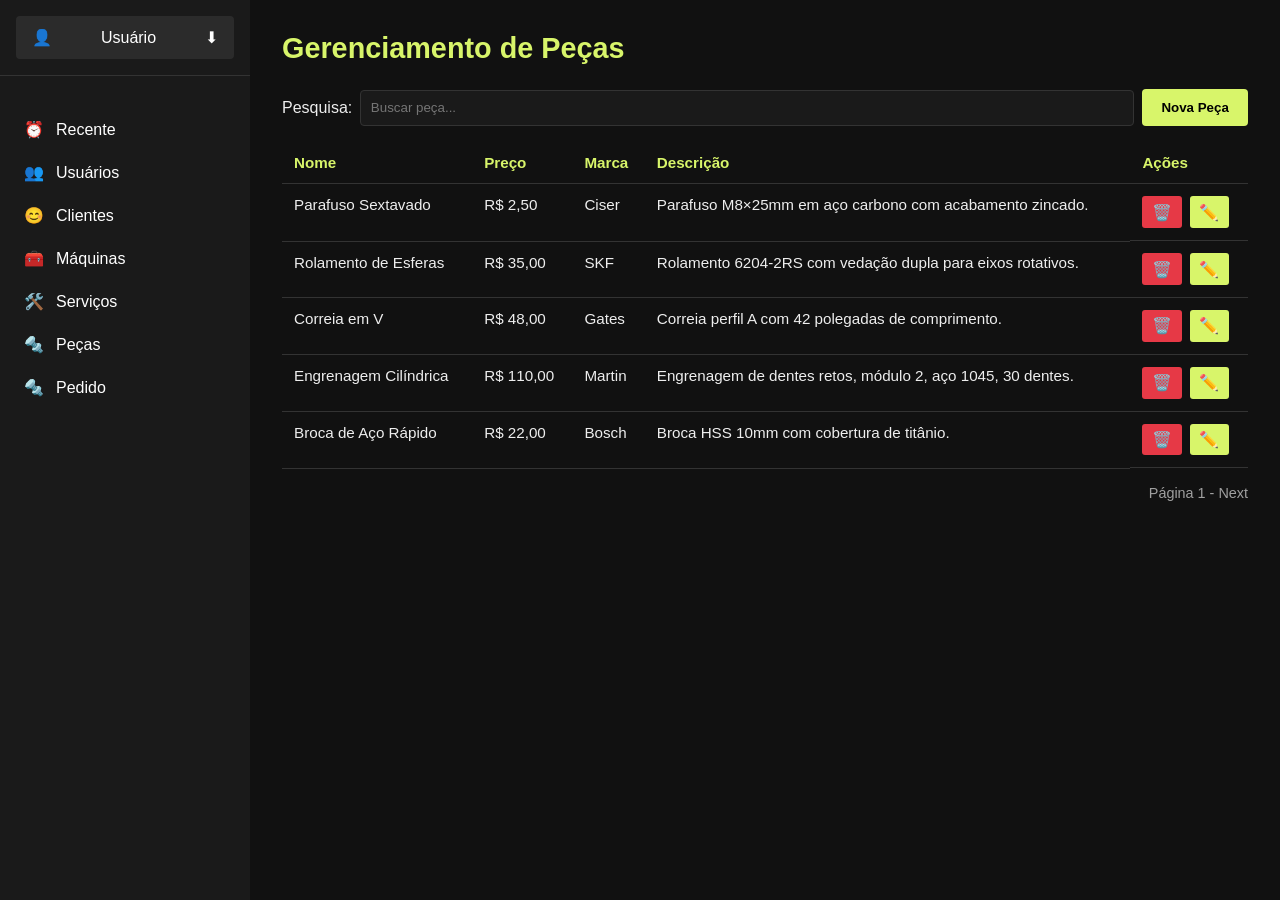
<file: piece/peca.html>
<!doctype html>
<html lang="pt-BR">
  <head>
    <meta charset="UTF-8" />
    <meta name="viewport" content="width=device-width, initial-scale=1.0" />
    <title>Gerenciamento de Peças - EletroSmart</title>
    <style>
      * {
        margin: 0;
        padding: 0;
        box-sizing: border-box;
      }

      body {
        font-family: "Segoe UI", sans-serif;
        background-color: #111;
        color: #eee;
        display: flex;
        height: 100vh;
      }

      /* Sidebar */
      .sidebar {
        width: 250px;
        background-color: #1a1a1a;
        display: flex;
        flex-direction: column;
        padding-top: 1rem;
      }

      .user-section {
        padding: 0 1rem 1rem;
        border-bottom: 1px solid #333;
      }

      .user-btn {
        width: 100%;
        background: #2b2b2b;
        color: #fff;
        border: none;
        padding: 0.75rem 1rem;
        border-radius: 4px;
        font-size: 1rem;
        display: flex;
        justify-content: space-between;
        align-items: center;
        cursor: pointer;
      }

      .user-btn:hover {
        background: #3a3a3a;
      }

      .menu {
        flex-grow: 1;
        margin-top: 2rem;
      }

      .menu ul {
        list-style: none;
      }

      /* --- CSS AJUSTADO --- */

      /* A 'li' agora é apenas um container com transição */
      .menu li {
        cursor: pointer;
        transition: background 0.3s;
      }

      /* Estilos movidos para o link 'a' */
      .menu li a {
        padding: 0.75rem 1.5rem;
        font-size: 1rem;
        color: #fff; /* Cor do texto definida como branca */
        text-decoration: none; /* Remove sublinhado do link */
        display: flex;
        align-items: center;
        gap: 0.75rem;
      }

      /* Hover/Active agora só muda o fundo da 'li' */
      .menu li:hover,
      .menu .active {
        background-color: #2b2b2b;
      }

      /* --- FIM DO CSS AJUSTADO --- */

      /* Main content */
      .content {
        flex: 1;
        padding: 2rem;
        background-color: #111;
        overflow-y: auto;
      }

      .title {
        color: #d8f56a;
        font-size: 1.8rem;
        font-weight: bold;
        margin-bottom: 1.5rem;
      }

      .search-bar {
        display: flex;
        align-items: center;
        gap: 0.5rem;
        margin-bottom: 1rem;
      }

      .search-bar input {
        flex: 1;
        padding: 0.6rem;
        border-radius: 4px;
        border: 1px solid #333;
        background-color: #1a1a1a;
        color: #eee;
      }

      .new-btn {
        background-color: #d8f56a;
        color: #000;
        border: none;
        padding: 0.7rem 1.2rem;
        border-radius: 4px;
        font-weight: bold;
        cursor: pointer;
        transition: background 0.2s;
      }

      .new-btn:hover {
        background-color: #cbe75d;
      }

      table {
        width: 100%;
        border-collapse: collapse;
        margin-top: 1rem;
        font-size: 0.95rem;
      }

      th,
      td {
        padding: 0.75rem;
        text-align: left;
        border-bottom: 1px solid #333;
        vertical-align: top;
      }

      th {
        color: #d8f56a;
        font-weight: 600;
      }

      td {
        color: #eee;
      }

      .actions {
        display: flex;
        gap: 0.5rem;
      }

      .btn-del,
      .btn-edit {
        border: none;
        padding: 0.4rem 0.6rem;
        border-radius: 3px;
        cursor: pointer;
        font-size: 1rem;
      }

      .btn-del {
        background-color: #e63946;
        color: #fff;
      }

      .btn-edit {
        background-color: #d8f56a;
        color: #000;
      }

      .btn-del:hover {
        background-color: #c52834;
      }

      .btn-edit:hover {
        background-color: #cbe75d;
      }

      .pagination {
        margin-top: 1rem;
        text-align: right;
        font-size: 0.9rem;
        color: #a0a0a0;
      }

      /* --- ESTILOS DOS MODAIS --- */
      .modal-overlay {
        position: fixed;
        top: 0;
        left: 0;
        width: 100%;
        height: 100%;
        background-color: rgba(0, 0, 0, 0.7);
        display: flex;
        justify-content: center;
        align-items: center;
        /* Oculto por padrão */
        display: none;
        z-index: 1000;
      }

      .modal-content {
        background-color: #1f1f1f;
        padding: 2rem;
        border-radius: 8px;
        width: 90%;
        max-width: 450px;
        position: relative;
        box-shadow: 0 5px 15px rgba(0, 0, 0, 0.5);
      }

      .modal-close {
        position: absolute;
        top: 0.75rem;
        right: 1rem;
        font-size: 1.5rem;
        font-weight: bold;
        color: #d8f56a;
        cursor: pointer;
        background: none;
        border: none;
      }

      .modal-content h2 {
        font-size: 1.75rem;
        font-weight: bold;
        margin-bottom: 1.5rem;
        color: #fff;
      }

      /* Estilos do formulário do modal */
      .modal-form label {
        display: block;
        margin-bottom: 0.5rem;
        color: #ccc;
        font-size: 0.95rem;
      }

      .modal-form input,
      .modal-form textarea {
        width: 100%;
        padding: 0.75rem;
        border: 1px solid #333;
        background-color: #2b2b2b;
        color: #eee;
        border-radius: 4px;
        margin-bottom: 1rem;
        font-family: "Segoe UI", sans-serif;
      }

      .modal-form textarea {
        height: 100px;
        resize: vertical;
      }

      .modal-form .btn-submit {
        width: 100%;
        padding: 0.75rem;
        border: none;
        border-radius: 4px;
        background-color: #d8f56a;
        color: #000;
        font-weight: bold;
        font-size: 1rem;
        cursor: pointer;
        transition: background-color 0.2s;
      }

      .modal-form .btn-submit:hover {
        background-color: #cbe75d;
      }

      /* Estilos do modal de delete */
      .modal-delete-text {
        font-size: 1.1rem;
        margin-bottom: 1.5rem;
        color: #eee;
      }

      .modal-actions {
        display: flex;
        justify-content: flex-end;
        gap: 1rem;
      }

      .modal-actions button {
        border: none;
        border-radius: 4px;
        padding: 0.7rem 1.5rem;
        font-size: 1rem;
        font-weight: bold;
        cursor: pointer;
      }

      .btn-confirm-no {
        background-color: #e63946;
        color: #fff;
      }
      .btn-confirm-no:hover {
        background-color: #c52834;
      }

      .btn-confirm-yes {
        background-color: #d8f56a;
        color: #000;
      }
      .btn-confirm-yes:hover {
        background-color: #cbe75d;
      }
    </style>
  </head>
  <body>
    <aside class="sidebar">
      <div class="user-section">
        <button class="user-btn">
          <span class="icon">👤</span> Usuário <span class="arrow">⬇</span>
        </button>
      </div>

      <nav class="menu">
        <ul>
          <li>
            <a class="w-full" href="../index.html"
              ><span class="icon">⏰</span> Recente</a
            >
          </li>
          <li>
            <a class="w-full" href="../user/index.html"
              ><span class="icon">👥</span> Usuários</a
            >
          </li>
          <li>
            <a class="w-full" href="../customer/index.html"
              ><span class="icon">😊</span> Clientes</a
            >
          </li>
          <li>
            <a class="w-full" href="../machine/index.html"
              ><span class="icon">🧰</span> Máquinas</a
            >
          </li>
          <li>
            <a class="w-full" href="../task/index.html"
              ><span class="icon">🛠️</span> Serviços</a
            >
          </li>
          <li>
            <a class="w-full" href="../piece/peca.html"
              ><span class="icon">🔩</span> Peças</a
            >
          </li>
          <li>
            <a class="w-full" href="../order/pedidos.html"
              ><span class="icon">🔩</span> Pedido</a
            >
          </li>
        </ul>
      </nav>
    </aside>

    <main class="content">
      <h1 class="title">Gerenciamento de Peças</h1>

      <div class="search-bar">
        <label for="search">Pesquisa:</label>
        <input type="text" id="search" placeholder="Buscar peça..." />
        <button class="new-btn" id="btn-nova-peca">Nova Peça</button>
      </div>

      <table>
        <thead>
          <tr>
            <th>Nome</th>
            <th>Preço</th>
            <th>Marca</th>
            <th>Descrição</th>
            <th>Ações</th>
          </tr>
        </thead>
        <tbody>
          <tr>
            <td>Parafuso Sextavado</td>
            <td>R$ 2,50</td>
            <td>Ciser</td>
            <td>Parafuso M8×25mm em aço carbono com acabamento zincado.</td>
            <td class="actions">
              <button class="btn-del">🗑️</button>
              <button class="btn-edit">✏️</button>
            </td>
          </tr>
          <tr>
            <td>Rolamento de Esferas</td>
            <td>R$ 35,00</td>
            <td>SKF</td>
            <td>Rolamento 6204-2RS com vedação dupla para eixos rotativos.</td>
            <td class="actions">
              <button class="btn-del">🗑️</button>
              <button class="btn-edit">✏️</button>
            </td>
          </tr>
          <tr>
            <td>Correia em V</td>
            <td>R$ 48,00</td>
            <td>Gates</td>
            <td>Correia perfil A com 42 polegadas de comprimento.</td>
            <td class="actions">
              <button class="btn-del">🗑️</button>
              <button class="btn-edit">✏️</button>
            </td>
          </tr>
          <tr>
            <td>Engrenagem Cilíndrica</td>
            <td>R$ 110,00</td>
            <td>Martin</td>
            <td>Engrenagem de dentes retos, módulo 2, aço 1045, 30 dentes.</td>
            <td class="actions">
              <button class="btn-del">🗑️</button>
              <button class="btn-edit">✏️</button>
            </td>
          </tr>
          <tr>
            <td>Broca de Aço Rápido</td>
            <td>R$ 22,00</td>
            <td>Bosch</td>
            <td>Broca HSS 10mm com cobertura de titânio.</td>
            <td class="actions">
              <button class="btn-del">🗑️</button>
              <button class="btn-edit">✏️</button>
            </td>
          </tr>
        </tbody>
      </table>

      <div class="pagination">Página 1 - Next</div>
    </main>

    <div id="modal-criar" class="modal-overlay">
      <div class="modal-content">
        <button class="modal-close">×</button>
        <h2>Criar Peça</h2>
        <form class="modal-form">
          <label for="criar-nome">Nome da peça:</label>
          <input type="text" id="criar-nome" />

          <label for="criar-preco">Preço da peça:</label>
          <input type="number" id="criar-preco" />

          <label for="criar-marca">Marca da peça</label>
          <input type="text" id="criar-marca" />

          <label for="criar-desc">Descrição:</label>
          <textarea id="criar-desc"></textarea>

          <button type="submit" class="btn-submit">Criar</button>
        </form>
      </div>
    </div>

    <div id="modal-editar" class="modal-overlay">
      <div class="modal-content">
        <button class="modal-close">×</button>
        <h2>Editar Peça</h2>
        <form class="modal-form">
          <label for="editar-nome">Nome</label>
          <input type="text" id="editar-nome" value="Parafuso Sextavado" />

          <label for="editar-preco">Preço</label>
          <input type="number" id="editar-preco" value="2.40" />

          <label for="editar-marca">Marca</label>
          <input type="text" id="editar-marca" value="Ciser" />

          <label for="editar-desc">Descrição</label>
          <textarea id="editar-desc">
Parafuso M8×25mm em aço carbono com acabamento zincado.</textarea
          >

          <button type="submit" class="btn-submit">Salvar</button>
        </form>
      </div>
    </div>

    <div id="modal-deletar" class="modal-overlay">
      <div class="modal-content">
        <button class="modal-close">×</button>
        <h2>Deleta Peça</h2>
        <p class="modal-delete-text">Deseja deletar a peça?</p>
        <div class="modal-actions">
          <button class="btn-confirm-no">Não</button>
          <button class="btn-confirm-yes">Sim</button>
        </div>
      </div>
    </div>

    <script>
      document.addEventListener("DOMContentLoaded", () => {
        const modalCriar = document.getElementById("modal-criar");
        const modalEditar = document.getElementById("modal-editar");
        const modalDeletar = document.getElementById("modal-deletar");

        const btnNovaPeca = document.getElementById("btn-nova-peca");
        const btnsEditar = document.querySelectorAll(".btn-edit");
        const btnsDeletar = document.querySelectorAll(".btn-del");

        const btnsClose = document.querySelectorAll(".modal-close");
        const overlays = document.querySelectorAll(".modal-overlay");
        const btnCancelarDelete = document.querySelector(
          "#modal-deletar .btn-confirm-no",
        );
        const btnConfirmarDelete = document.querySelector(
          "#modal-deletar .btn-confirm-yes",
        );

        const openModal = (m) => (m.style.display = "flex");
        const closeModal = (m) => (m.style.display = "none");

        // abrir modais
        btnNovaPeca.addEventListener("click", () => openModal(modalCriar));
        btnsEditar.forEach((btn) =>
          btn.addEventListener("click", () => openModal(modalEditar)),
        );
        btnsDeletar.forEach((btn) =>
          btn.addEventListener("click", () => openModal(modalDeletar)),
        );

        // fechar modais
        btnsClose.forEach((b) =>
          b.addEventListener("click", () =>
            closeModal(b.closest(".modal-overlay")),
          ),
        );
        overlays.forEach((o) =>
          o.addEventListener("click", (e) => e.target === o && closeModal(o)),
        );
        btnCancelarDelete.addEventListener("click", () =>
          closeModal(modalDeletar),
        );
        btnConfirmarDelete.addEventListener("click", () =>
          closeModal(modalDeletar),
        );

        // validação criar
        const formCriar = modalCriar.querySelector("form");
        formCriar.addEventListener("submit", (e) => {
          e.preventDefault();
          const nome = formCriar.querySelector("#criar-nome").value.trim();
          const preco = formCriar.querySelector("#criar-preco").value.trim();
          const marca = formCriar.querySelector("#criar-marca").value.trim();
          const desc = formCriar.querySelector("#criar-desc").value.trim();

          if (!nome || !preco || !marca || !desc)
            return alert("Todos os campos são obrigatórios.");
          if (isNaN(parseFloat(preco.replace(",", "."))))
            return alert("Preço inválido.");

          alert("✅ Peça validada com sucesso!");
          formCriar.reset();
          closeModal(modalCriar);
        });

        // validação editar
        const formEditar = modalEditar.querySelector("form");
        formEditar.addEventListener("submit", (e) => {
          e.preventDefault();
          const nome = formEditar.querySelector("#editar-nome").value.trim();
          const preco = formEditar.querySelector("#editar-preco").value.trim();
          const marca = formEditar.querySelector("#editar-marca").value.trim();
          const desc = formEditar.querySelector("#editar-desc").value.trim();

          if (!nome || !preco || !marca || !desc)
            return alert("Todos os campos são obrigatórios.");
          if (isNaN(parseFloat(preco.replace("R$", "").replace(",", "."))))
            return alert("Preço inválido.");

          alert("✏️ Edição validada com sucesso!");
          closeModal(modalEditar);
        });
      });
    </script>
  </body>
</html>
</file>
